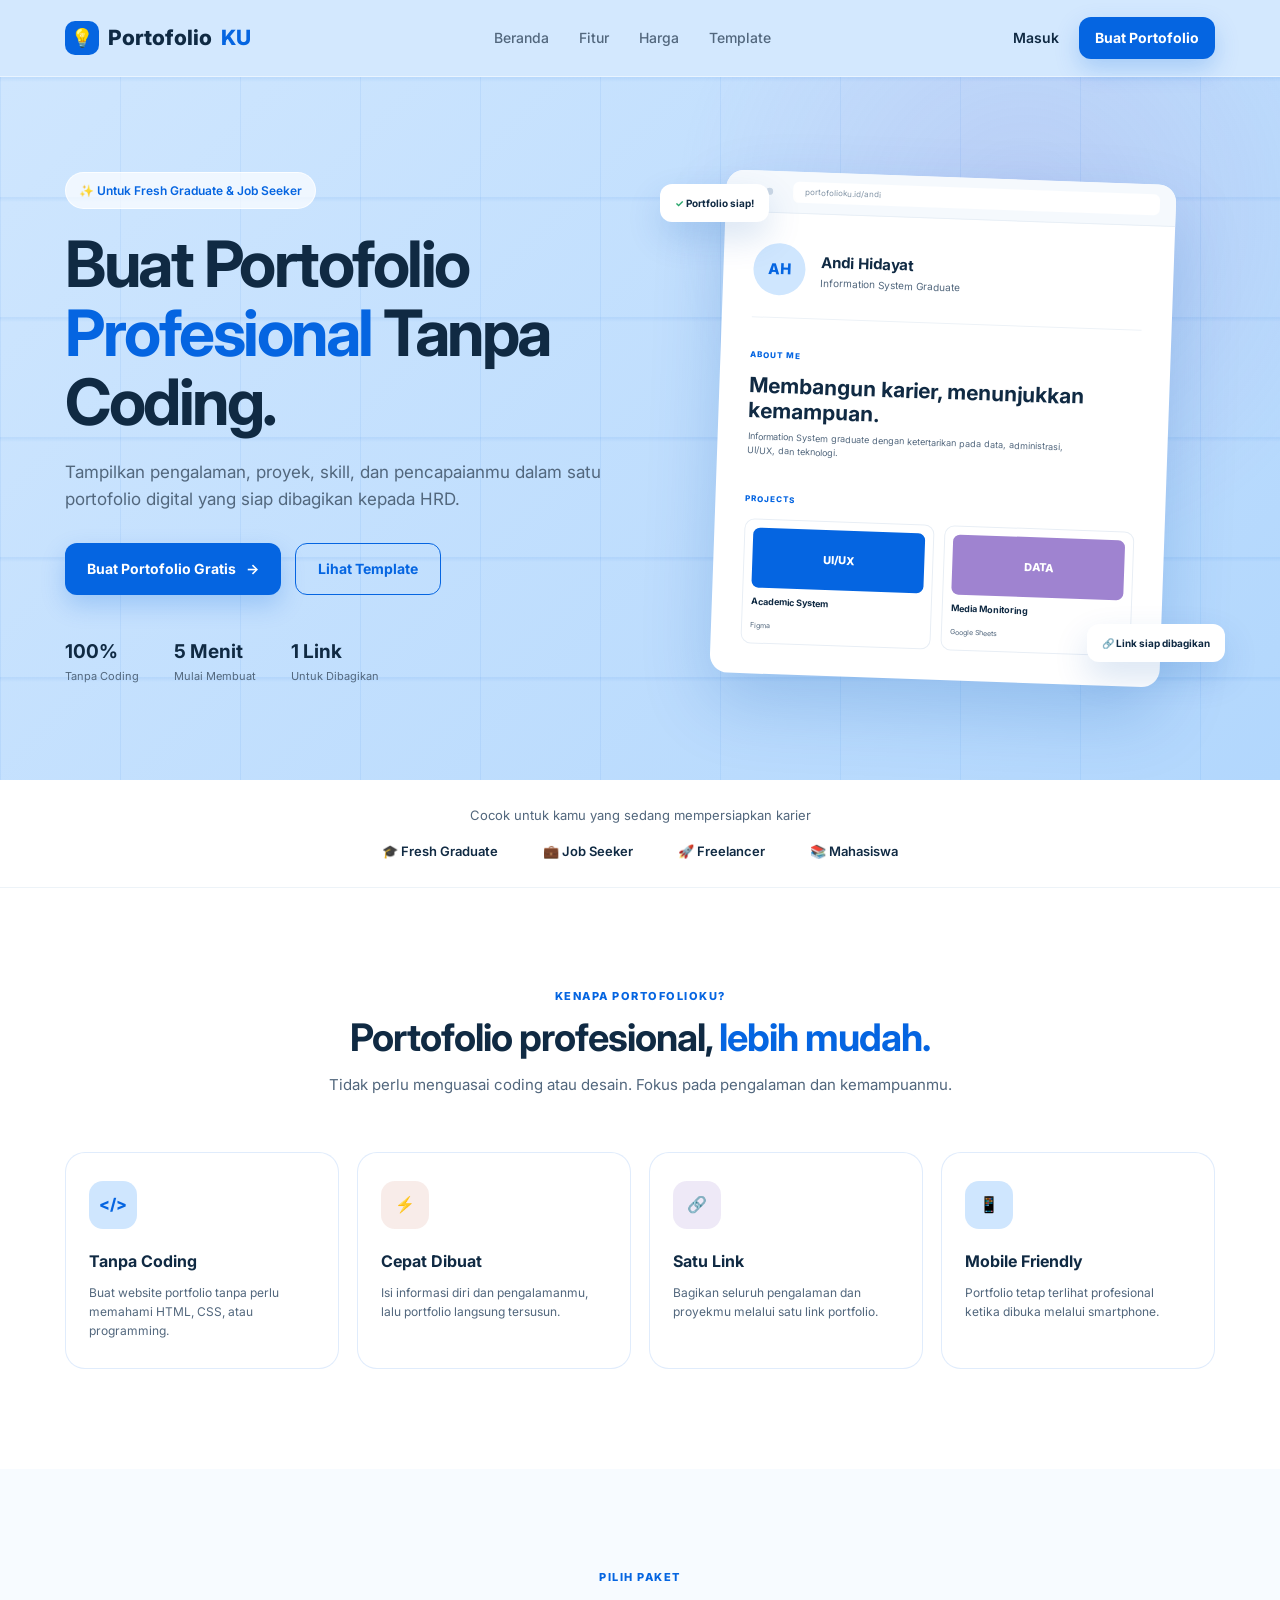
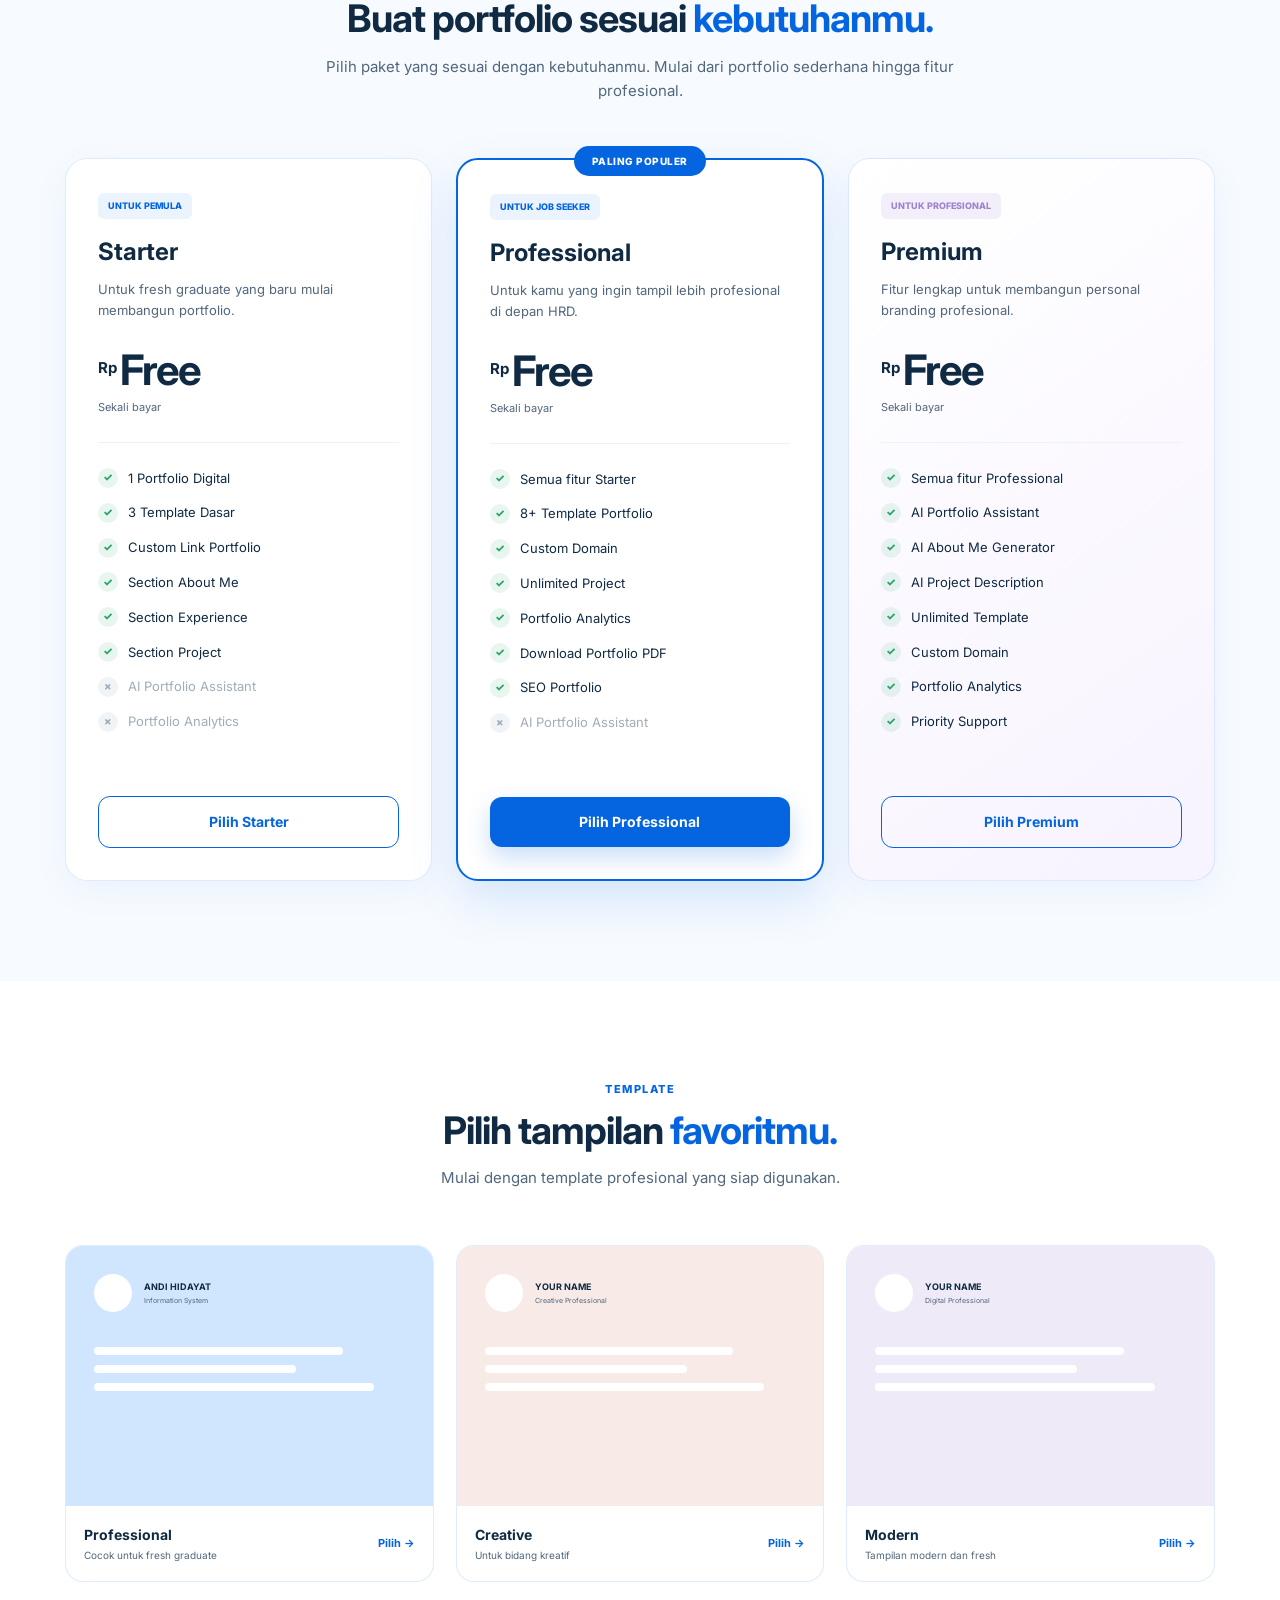
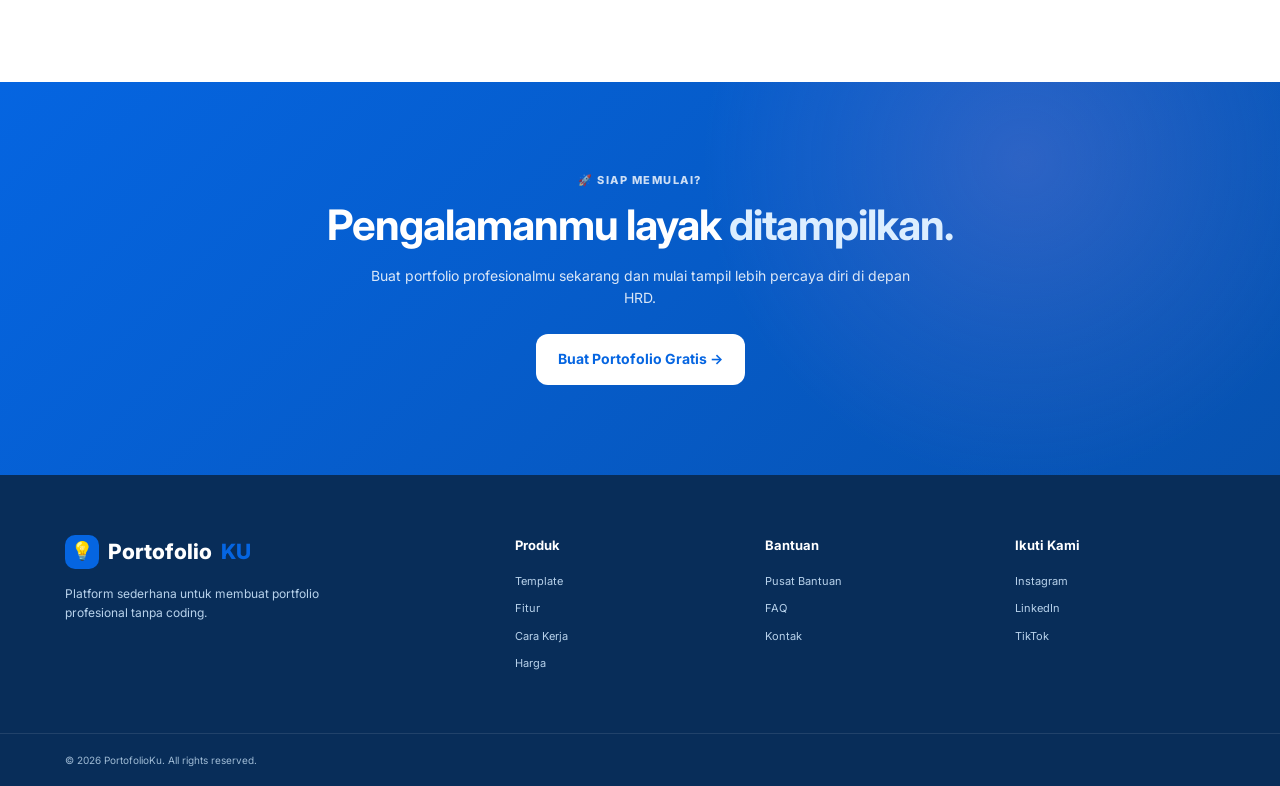
<file: index.html>
<!DOCTYPE html>
<html lang="id">
<head>
    <meta charset="UTF-8">
    <meta name="viewport" content="width=device-width, initial-scale=1.0">

    <title>PortofolioKu.app</title>

    <!-- Google Font -->
    <link rel="preconnect" href="https://fonts.googleapis.com">
    <link rel="preconnect" href="https://fonts.gstatic.com" crossorigin>
    <link href="https://fonts.googleapis.com/css2?family=Inter:wght@400;500;600;700;800&display=swap" rel="stylesheet">

    <!-- CSS -->
    <link rel="stylesheet" href="Port1.css">
</head>

<body>

    <!-- ================= NAVBAR ================= -->

    <header class="navbar">
        <div class="container nav-container">
            <button class="mobile-menu-toggle" id="mobileMenuToggle" aria-label="Buka menu" aria-expanded="false">
                <span></span>
                <span></span>
                <span></span>
            </button>

            <a href="#" class="logo">
                <span class="logo-icon">💡</span>
                Portofolio<span>KU</span>
            </a>
            <nav class="nav-menu" id="navMenu">
                <a href="#beranda">Beranda</a>
                <a href="#fitur">Fitur</a>
                <a href="#harga">Harga</a>
                <a href="#template">Template</a>
            </nav>
            <div class="nav-buttons">
                <a href="reviewuser.html" class="login">Masuk</a>
                <a href="reviewuser.html" class="btn btn-primary small">
                    Buat Portofolio
                </a>
            </div>
        </div>
    </header>


    <!-- ================= HERO ================= -->

    <main>

        <section class="hero" id="beranda">

            <div class="container hero-container">

                <div class="hero-content">

                    <div class="badge">
                        ✨ Untuk Fresh Graduate & Job Seeker
                    </div>

                    <h1>
                        Buat Portofolio
                        <span>Profesional</span>
                        Tanpa Coding.
                    </h1>

                    <p>
                        Tampilkan pengalaman, proyek, skill, dan pencapaianmu
                        dalam satu portofolio digital yang siap dibagikan
                        kepada HRD.
                    </p>

                    <div class="hero-buttons">
                        <a href="reviewuser.html" class="btn btn-primary">
                            Buat Portofolio Gratis
                            <span>→</span>
                        </a>

                        <a href="#template" class="btn btn-outline">
                            Lihat Template
                        </a>
                    </div>

                    <div class="hero-info">
                        <div>
                            <strong>100%</strong>
                            <small>Tanpa Coding</small>
                        </div>

                        <div>
                            <strong>5 Menit</strong>
                            <small>Mulai Membuat</small>
                        </div>

                        <div>
                            <strong>1 Link</strong>
                            <small>Untuk Dibagikan</small>
                        </div>
                    </div>

                </div>


                <!-- Portfolio Mockup -->

                <div class="hero-visual">

                    <div class="floating-card card-one">
                        <span>✓</span>
                        Portfolio siap!
                    </div>

                    <div class="portfolio-window">

                        <div class="portfolio-top">
                            <div class="window-dots">
                                <span></span>
                                <span></span>
                                <span></span>
                            </div>

                            <div class="portfolio-url">
                                portofolioku.id/andi
                            </div>
                        </div>

                        <div class="portfolio-content">

                            <div class="profile-mini">
                                <div class="avatar">
                                    AH
                                </div>

                                <div>
                                    <h3>Andi Hidayat</h3>
                                    <p>Information System Graduate</p>
                                </div>
                            </div>

                            <div class="portfolio-line"></div>

                            <div class="mini-about">
                                <span>ABOUT ME</span>

                                <h2>
                                    Membangun karier,
                                    menunjukkan kemampuan.
                                </h2>

                                <p>
                                    Information System graduate dengan
                                    ketertarikan pada data, administrasi,
                                    UI/UX, dan teknologi.
                                </p>
                            </div>

                            <div class="mini-projects">

                                <span>PROJECTS</span>

                                <div class="project-grid">

                                    <div class="project-card">
                                        <div class="project-image blue">
                                            UI/UX
                                        </div>
                                        <strong>Academic System</strong>
                                        <small>Figma</small>
                                    </div>

                                    <div class="project-card">
                                        <div class="project-image purple">
                                            DATA
                                        </div>
                                        <strong>Media Monitoring</strong>
                                        <small>Google Sheets</small>
                                    </div>

                                </div>

                            </div>

                        </div>

                    </div>

                    <div class="floating-card card-two">
                        🔗 Link siap dibagikan
                    </div>

                </div>

            </div>

        </section>


        <!-- ================= TRUST ================= -->

        <section class="trust">
            <div class="container">

                <p>
                    Cocok untuk kamu yang sedang mempersiapkan karier
                </p>

                <div class="target-list">
                    <span>🎓 Fresh Graduate</span>
                    <span>💼 Job Seeker</span>
                    <span>🚀 Freelancer</span>
                    <span>📚 Mahasiswa</span>
                </div>

            </div>
        </section>


        <!-- ================= FEATURES ================= -->

        <section class="section features" id="fitur">

            <div class="container">
                <div class="section-header">
                    <div class="section-label">
                        KENAPA PORTOFOLIOKU?
                    </div>
                    <h2>
                        Portofolio profesional,
                        <span>lebih mudah.</span>
                    </h2>
                    <p>Tidak perlu menguasai coding atau desain. Fokus pada pengalaman dan kemampuanmu.</p>
                </div>


                <div class="feature-grid">

                    <div class="feature-card">

                        <div class="feature-icon blue-icon">
                            &lt;/&gt;
                        </div>
                        <h3>Tanpa Coding</h3>
                        <p>
                            Buat website portfolio tanpa perlu
                            memahami HTML, CSS, atau programming.
                        </p>

                    </div>


                    <div class="feature-card">

                        <div class="feature-icon coral-icon">
                            ⚡
                        </div>

                        <h3>Cepat Dibuat</h3>

                        <p>
                            Isi informasi diri dan pengalamanmu,
                            lalu portfolio langsung tersusun.
                        </p>

                    </div>


                    <div class="feature-card">

                        <div class="feature-icon purple-icon">
                            🔗
                        </div>

                        <h3>Satu Link</h3>

                        <p>
                            Bagikan seluruh pengalaman dan proyekmu
                            melalui satu link portfolio.
                        </p>

                    </div>


                    <div class="feature-card">

                        <div class="feature-icon blue-icon">
                            📱
                        </div>

                        <h3>Mobile Friendly</h3>

                        <p>
                            Portfolio tetap terlihat profesional
                            ketika dibuka melalui smartphone.
                        </p>

                    </div>

                </div>

            </div>

        </section>


        <!-- ================= HOW IT WORKS ================= -->

        <!-- ================= PRICING ================= -->

    <section class="section pricing" id="harga">

    <div class="container">

        <div class="section-header">

            <div class="section-label">
                PILIH PAKET
            </div>

            <h2>
                Buat portfolio sesuai
                <span>kebutuhanmu.</span>
            </h2>

            <p>
                Pilih paket yang sesuai dengan kebutuhanmu.
                Mulai dari portfolio sederhana hingga fitur profesional.
            </p>

        </div>


        <div class="pricing-grid">


            <!-- ================= STARTER ================= -->

            <div class="pricing-card">

                <div class="pricing-header">

                    <span class="pricing-badge">
                        UNTUK PEMULA
                    </span>

                    <h3>Starter</h3>

                    <p>
                        Untuk fresh graduate yang baru
                        mulai membangun portfolio.
                    </p>

                </div>


                <div class="price">

                    <span>Rp</span>
                    <strong>Free</strong>

                </div>


                <div class="price-period">
                    Sekali bayar
                </div>


                <div class="pricing-divider"></div>


                <ul class="pricing-features">

                    <li>
                        <span>✓</span>
                        1 Portfolio Digital
                    </li>

                    <li>
                        <span>✓</span>
                        3 Template Dasar
                    </li>

                    <li>
                        <span>✓</span>
                        Custom Link Portfolio
                    </li>

                    <li>
                        <span>✓</span>
                        Section About Me
                    </li>

                    <li>
                        <span>✓</span>
                        Section Experience
                    </li>

                    <li>
                        <span>✓</span>
                        Section Project
                    </li>

                    <li class="disabled">
                        <span>×</span>
                        AI Portfolio Assistant
                    </li>

                    <li class="disabled">
                        <span>×</span>
                        Portfolio Analytics
                    </li>

                </ul>


                <a href="#" class="btn btn-outline pricing-btn">
                    Pilih Starter
                </a>

            </div>



            <!-- ================= PROFESSIONAL ================= -->

            <div class="pricing-card popular">

                <div class="popular-label">
                    PALING POPULER
                </div>


                <div class="pricing-header">

                    <span class="pricing-badge">
                        UNTUK JOB SEEKER
                    </span>

                    <h3>Professional</h3>

                    <p>
                        Untuk kamu yang ingin tampil
                        lebih profesional di depan HRD.
                    </p>

                </div>


                <div class="price">

                    <span>Rp</span>
                    <strong>Free</strong>

                </div>


                <div class="price-period">
                    Sekali bayar
                </div>


                <div class="pricing-divider"></div>


                <ul class="pricing-features">

                    <li>
                        <span>✓</span>
                        Semua fitur Starter
                    </li>

                    <li>
                        <span>✓</span>
                        8+ Template Portfolio
                    </li>

                    <li>
                        <span>✓</span>
                        Custom Domain
                    </li>

                    <li>
                        <span>✓</span>
                        Unlimited Project
                    </li>

                    <li>
                        <span>✓</span>
                        Portfolio Analytics
                    </li>

                    <li>
                        <span>✓</span>
                        Download Portfolio PDF
                    </li>

                    <li>
                        <span>✓</span>
                        SEO Portfolio
                    </li>

                    <li class="disabled">
                        <span>×</span>
                        AI Portfolio Assistant
                    </li>

                </ul>


                <a href="#" class="btn btn-primary pricing-btn">
                    Pilih Professional
                </a>

            </div>



            <!-- ================= PREMIUM ================= -->

            <div class="pricing-card premium">

                <div class="pricing-header">

                    <span class="pricing-badge">
                        UNTUK PROFESIONAL
                    </span>

                    <h3>Premium</h3>

                    <p>
                        Fitur lengkap untuk membangun
                        personal branding profesional.
                    </p>

                </div>


                <div class="price">

                    <span>Rp</span>
                    <strong>Free</strong>

                </div>


                <div class="price-period">
                    Sekali bayar
                </div>
                <div class="pricing-divider"></div>
                <ul class="pricing-features">

                    <li>
                        <span>✓</span>
                        Semua fitur Professional
                    </li>

                    <li>
                        <span>✓</span>
                        AI Portfolio Assistant
                    </li>

                    <li>
                        <span>✓</span>
                        AI About Me Generator
                    </li>

                    <li>
                        <span>✓</span>
                        AI Project Description
                    </li>

                    <li>
                        <span>✓</span>
                        Unlimited Template
                    </li>

                    <li>
                        <span>✓</span>
                        Custom Domain
                    </li>

                    <li>
                        <span>✓</span>
                        Portfolio Analytics
                    </li>

                    <li>
                        <span>✓</span>
                        Priority Support
                    </li>

                </ul>


                <a href="#" class="btn btn-outline pricing-btn">
                    Pilih Premium
                </a>

            </div>


        </div>

    </div>

</section>


        <!-- ================= TEMPLATE ================= -->

        <section class="section templates" id="template">

            <div class="container">

                <div class="section-header">

                    <div class="section-label">
                        TEMPLATE
                    </div>

                    <h2>
                        Pilih tampilan
                        <span>favoritmu.</span>
                    </h2>

                    <p>
                        Mulai dengan template profesional yang
                        siap digunakan.
                    </p>

                </div>


                <div class="template-grid">

                    <div class="template-card">

                        <div class="template-preview template-blue">

                            <div class="preview-header">
                                <div class="preview-avatar"></div>

                                <div>
                                    <b>ANDI HIDAYAT</b>
                                    <small>Information System</small>
                                </div>
                            </div>

                            <div class="preview-body">
                                <div></div>
                                <div></div>
                                <div></div>
                            </div>

                        </div>

                        <div class="template-info">
                            <div>
                                <h3>Professional</h3>
                                <p>Cocok untuk fresh graduate</p>
                            </div>

                            <button>
                                Pilih →
                            </button>
                        </div>

                    </div>


                    <div class="template-card">

                        <div class="template-preview template-coral">

                            <div class="preview-header">
                                <div class="preview-avatar"></div>

                                <div>
                                    <b>YOUR NAME</b>
                                    <small>Creative Professional</small>
                                </div>
                            </div>

                            <div class="preview-body">
                                <div></div>
                                <div></div>
                                <div></div>
                            </div>

                        </div>

                        <div class="template-info">
                            <div>
                                <h3>Creative</h3>
                                <p>Untuk bidang kreatif</p>
                            </div>

                            <button>
                                Pilih →
                            </button>
                        </div>

                    </div>


                    <div class="template-card">

                        <div class="template-preview template-purple">

                            <div class="preview-header">
                                <div class="preview-avatar"></div>

                                <div>
                                    <b>YOUR NAME</b>
                                    <small>Digital Professional</small>
                                </div>
                            </div>

                            <div class="preview-body">
                                <div></div>
                                <div></div>
                                <div></div>
                            </div>

                        </div>

                        <div class="template-info">
                            <div>
                                <h3>Modern</h3>
                                <p>Tampilan modern dan fresh</p>
                            </div>

                            <button>
                                Pilih →
                            </button>
                        </div>

                    </div>

                </div>

            </div>

        </section>


        <!-- ================= CTA ================= -->

        <section class="cta">

            <div class="container">

                <div class="cta-content">

                    <div class="cta-label">
                        🚀 SIAP MEMULAI?
                    </div>

                    <h2>
                        Pengalamanmu layak
                        <span>ditampilkan.</span>
                    </h2>

                    <p>
                        Buat portfolio profesionalmu sekarang
                        dan mulai tampil lebih percaya diri di depan HRD.
                    </p>

                    <a href="#" class="btn btn-white">
                        Buat Portofolio Gratis →
                    </a>

                </div>

            </div>

        </section>

    </main>


    <!-- ================= FOOTER ================= -->

    <footer>

        <div class="container footer-container">

            <div class="footer-brand">

                <a href="#" class="logo">
                    <span class="logo-icon">💡</span>
                    Portofolio<span>KU</span>
                </a>

                <p>
                    Platform sederhana untuk membuat
                    portfolio profesional tanpa coding.
                </p>

            </div>


            <div class="footer-column">

                <h4>Produk</h4>

                <a href="#template">Template</a>
                <a href="#fitur">Fitur</a>
                <a href="#cara-kerja">Cara Kerja</a>
                <a href="#harga">Harga</a>

            </div>


            <div class="footer-column">

                <h4>Bantuan</h4>

                <a href="#">Pusat Bantuan</a>
                <a href="#">FAQ</a>
                <a href="#">Kontak</a>

            </div>


            <div class="footer-column">

                <h4>Ikuti Kami</h4>

                <a href="#">Instagram</a>
                <a href="#">LinkedIn</a>
                <a href="#">TikTok</a>

            </div>

        </div>


        <div class="footer-bottom">

            <div class="container">
                © 2026 PortofolioKu. All rights reserved.
            </div>

        </div>

    </footer>
<script src="JS1.js"></script>
</body>
</html>
</file>
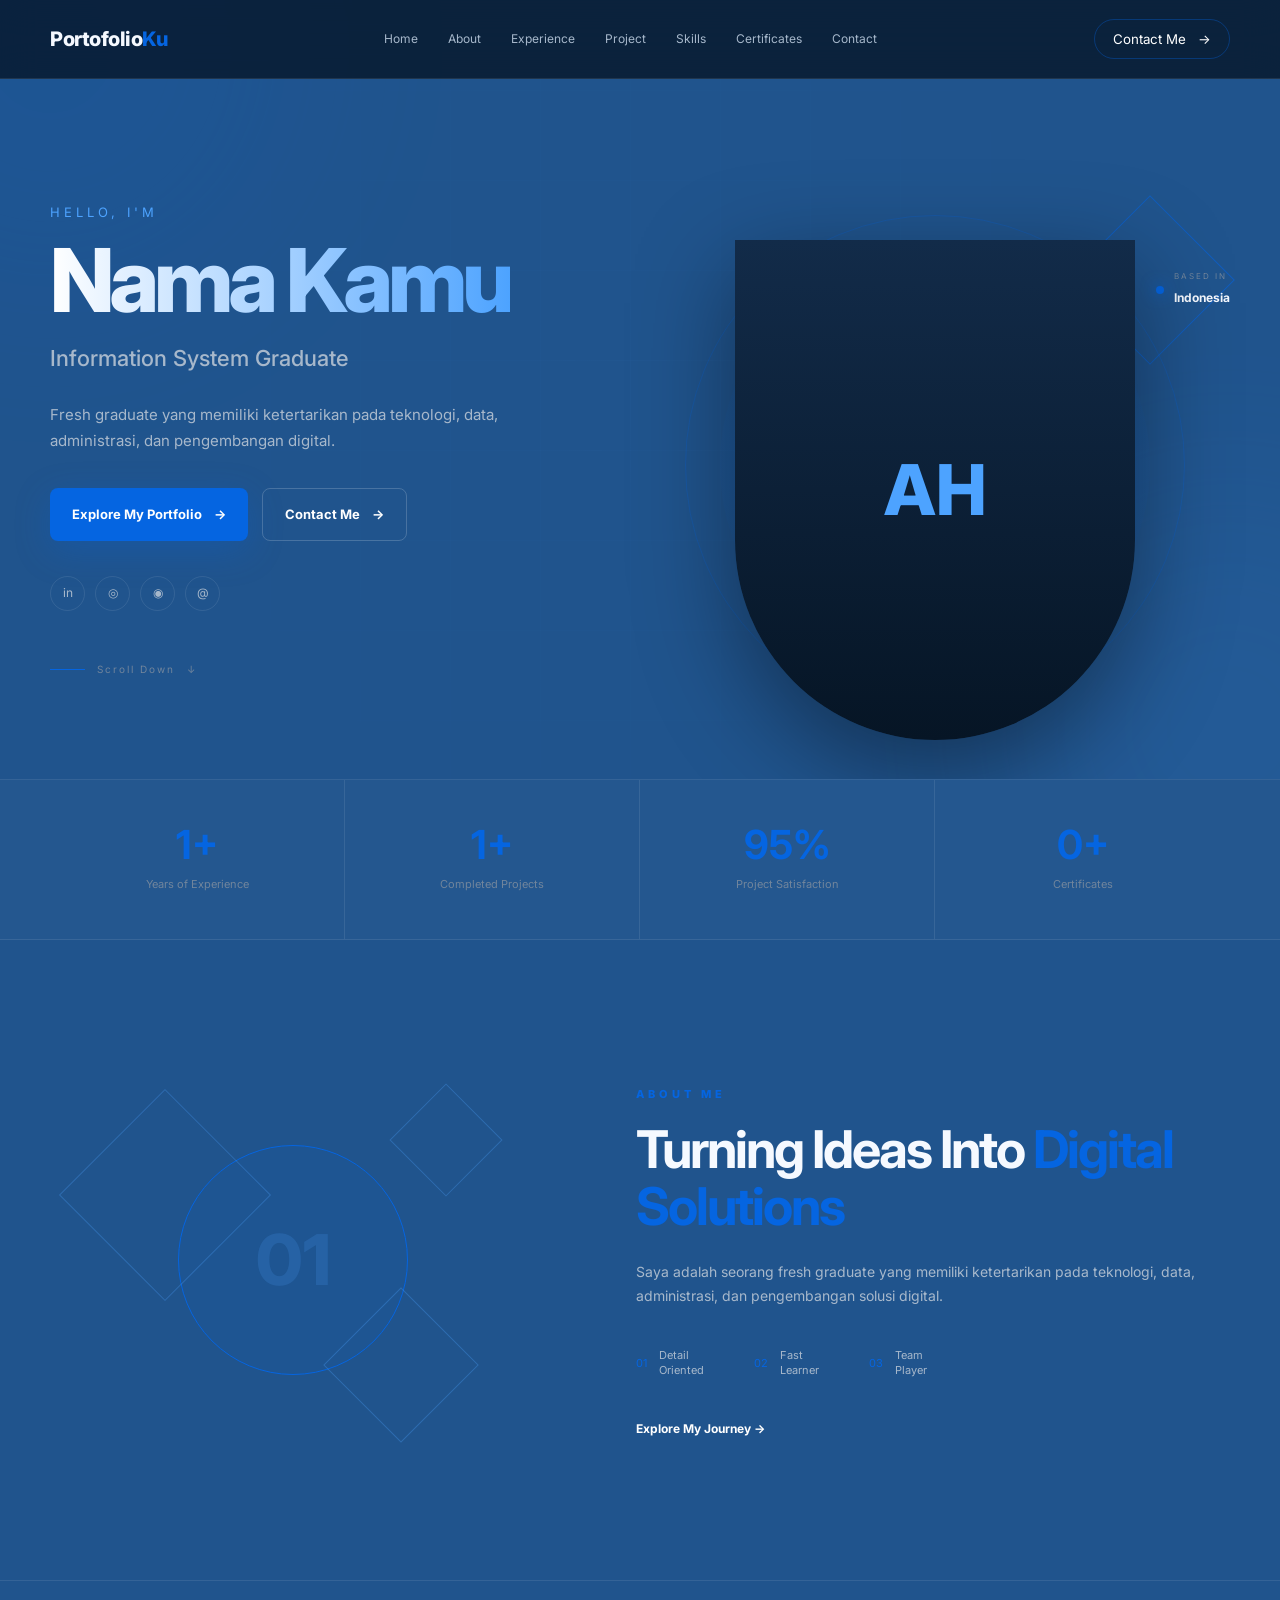
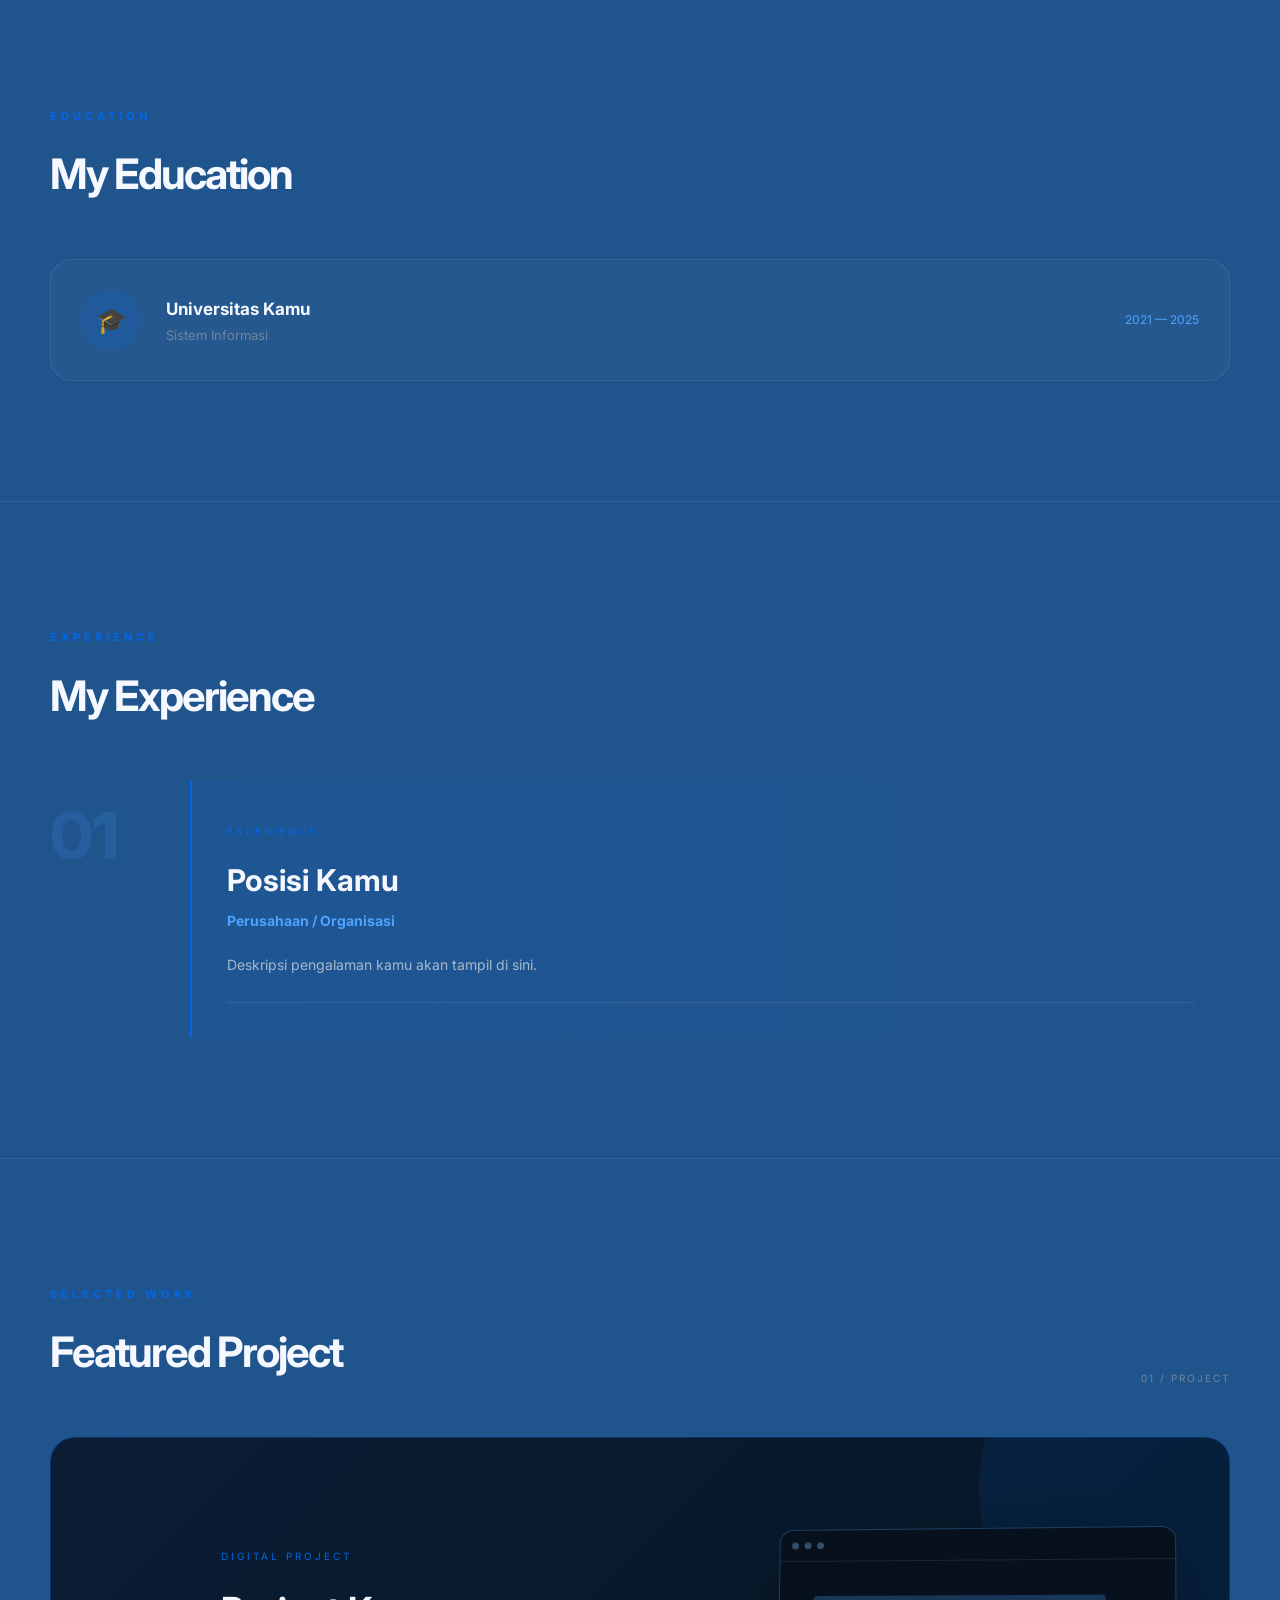
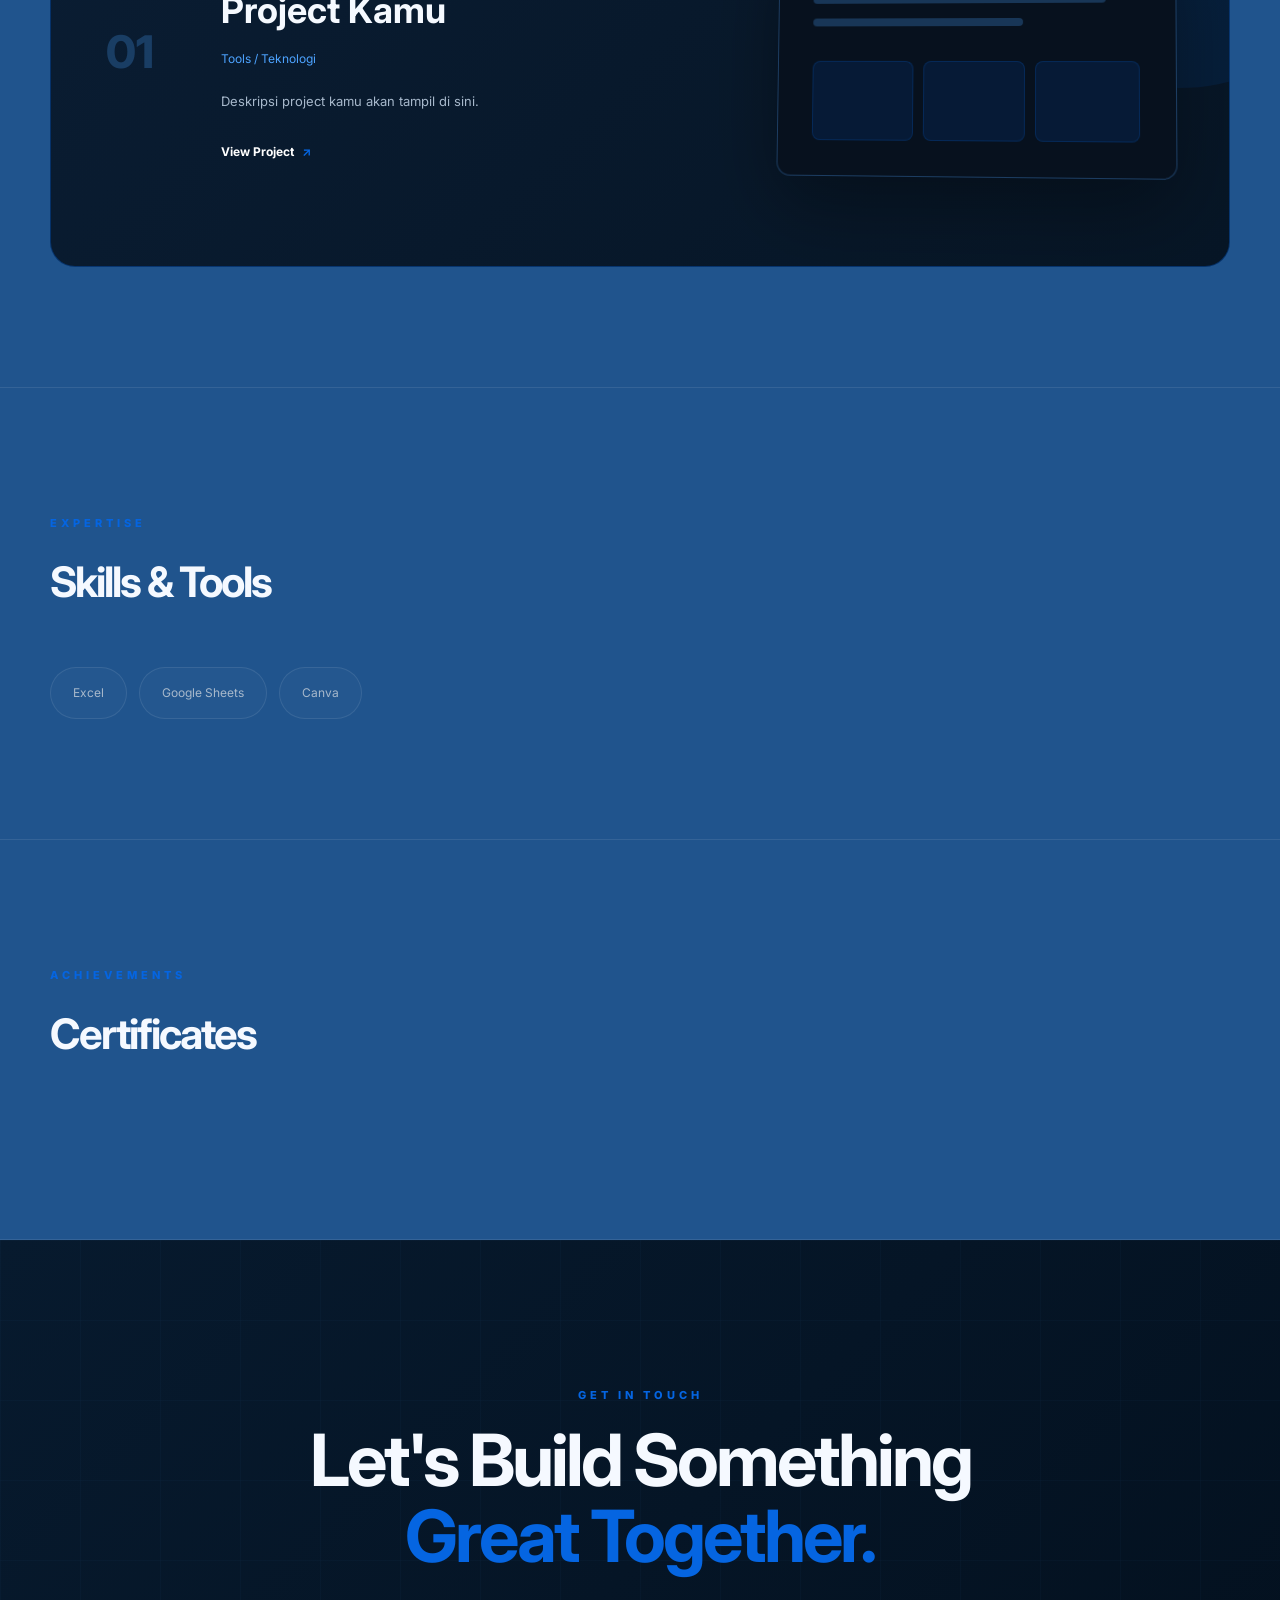
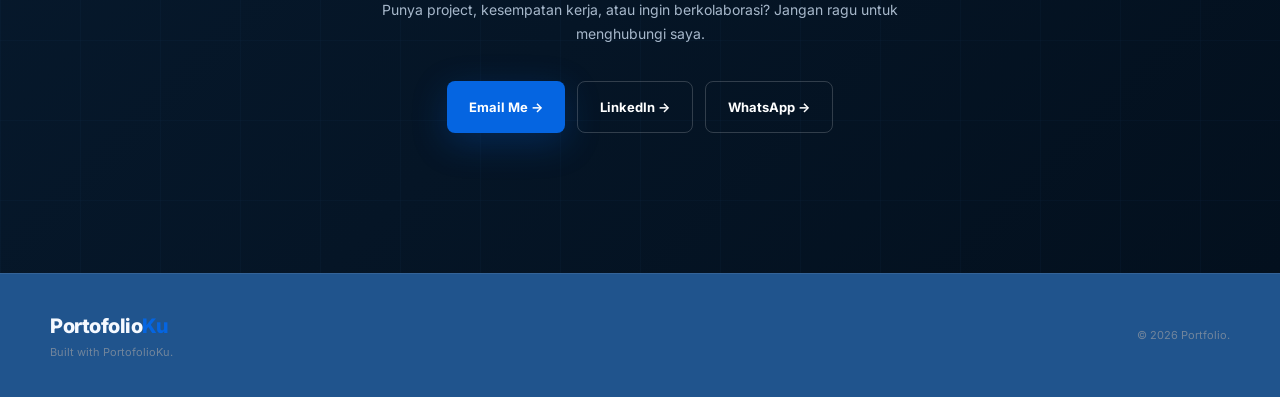
<file: LivePorto.html>
<!DOCTYPE html>
<html lang="id">

<head>

    <meta charset="UTF-8">

    <meta
        name="viewport"
        content="width=device-width, initial-scale=1.0">
    <title>PortfolioKu</title>
    <link rel="stylesheet" href="liveportocss.css">
    <link
        rel="preconnect"
        href="https://fonts.googleapis.com">
    <link
        rel="preconnect"
        href="https://fonts.gstatic.com"
        crossorigin>

    <link
        href="https://fonts.googleapis.com/css2?family=Inter:wght@400;500;600;700;800&display=swap"
        rel="stylesheet">
</head>


<body
    id="portfolioBody"
    class="template-professional"
>


<!-- =========================================
     NAVBAR
========================================= -->

<header class="navbar">

    <div class="nav-container">

        <a href="#home" class="logo">
            Portofolio<span>Ku</span>
        </a>


        <nav class="nav-menu">

            <a href="#home">Home</a>

            <a href="#about">About</a>

            <a href="#experience">Experience</a>

            <a href="#project">Project</a>

            <a href="#skills">Skills</a>

            <a href="#certificates">Certificates</a>

            <a href="#contact">Contact</a>

        </nav>


        <button
            class="nav-contact"
            onclick="document.getElementById('contact').scrollIntoView({behavior:'smooth'})"
        >
            Contact Me
            <span>→</span>
        </button>

    </div>

</header>



<main>


<!-- =========================================
     HERO
========================================= -->

<section
    class="hero"
    id="home"
>

    <div class="hero-grid"></div>

    <div class="hero-glow hero-glow-one"></div>

    <div class="hero-glow hero-glow-two"></div>


    <div class="hero-container">


        <!-- LEFT -->

        <div class="hero-content">

            <span class="hero-small">
                HELLO, I'M
            </span>


            <h1>

                <span id="portfolioName">
                    Nama Kamu
                </span>

            </h1>


            <h2 id="portfolioHeadline">
                Information System Graduate
            </h2>


            <p
                class="hero-description"
                id="portfolioAbout"
            >
                Fresh graduate yang memiliki ketertarikan
                pada teknologi, data, administrasi,
                dan pengembangan digital.
            </p>


            <div class="hero-buttons">

                <a
                    href="#project"
                    class="btn btn-primary"
                >
                    Explore My Portfolio
                    <span>→</span>
                </a>


                <a
                    href="#contact"
                    class="btn btn-outline"
                >
                    Contact Me
                    <span>→</span>
                </a>

            </div>


            <div class="social-links">

                <a href="#" aria-label="LinkedIn">
                    in
                </a>

                <a href="#" aria-label="Instagram">
                    ◎
                </a>

                <a href="#" aria-label="GitHub">
                    ◉
                </a>

                <a href="#" aria-label="Email">
                    @
                </a>

            </div>


            <div class="scroll-text">

                <span class="scroll-line"></span>

                Scroll Down

                <span>↓</span>

            </div>

        </div>



        <!-- RIGHT / FOTO -->

        <div class="hero-image-area">

            <div class="image-circle"></div>

            <div class="image-ring"></div>

            <div class="image-grid-shape"></div>


            <div
                class="portfolio-avatar"
                id="portfolioAvatar"
            >
                AH
            </div>


            <div class="hero-location">

                <span class="location-dot"></span>

                <div>
                    <small>BASED IN</small>
                    <strong>Indonesia</strong>
                </div>

            </div>

        </div>

    </div>

</section>



<!-- =========================================
     STATS
========================================= -->

<section class="stats-section">

    <div class="stats-container">


        <div class="stat-item">
            <strong>
            <span id="statExperience">1</span><span>+</span>
            </strong>
            <p>Years of Experience</p>
        </div>


       <div class="stat-item">
            <strong>
                <span id="statProjects">1</span><span>+</span>
            </strong>
            <p>Completed Projects</p>

        </div>
        

        <div class="stat-item">
            <strong>
                <span id="statSatisfaction">95</span><span>%</span>
            </strong>
            <p>Project Satisfaction</p>
        </div>


        <div class="stat-item">
            <strong>
                <span id="statCertificates">0</span><span>+</span>
            </strong>
            <p>Certificates</p>
        </div>

    </div>

</section>



<!-- =========================================
     ABOUT
========================================= -->

<section
    class="section about-section"
    id="about"
>
    <div class="section-container about-grid">
        <div class="about-visual">
            <div class="cube cube-one"></div>

            <div class="cube cube-two"></div>

            <div class="cube cube-three"></div>

            <div class="about-circle">

                <span>01</span>

            </div>

        </div>



        <div class="about-content">

            <span class="section-label">
                ABOUT ME
            </span>


            <h2>
                Turning Ideas
                Into
                <span>Digital Solutions</span>
            </h2>


            <p id="portfolioAboutDetail">

                Saya adalah seorang fresh graduate
                yang memiliki ketertarikan pada
                teknologi, data, administrasi,
                dan pengembangan solusi digital.

            </p>


            <div class="about-features">

                <div>

                    <span>01</span>

                    <p>
                        Detail<br>
                        Oriented
                    </p>

                </div>


                <div>

                    <span>02</span>

                    <p>
                        Fast<br>
                        Learner
                    </p>

                </div>


                <div>

                    <span>03</span>

                    <p>
                        Team<br>
                        Player
                    </p>

                </div>

            </div>


            <a
                href="#experience"
                class="text-link"
            >
                Explore My Journey →
            </a>

        </div>

    </div>

</section>



<!-- =========================================
     EDUCATION
========================================= -->

<section
    class="section education-section"
    id="education"
>

    <div class="section-container">

        <div class="section-heading">

            <span class="section-label">
                EDUCATION
            </span>

            <h2>
                My Education
            </h2>

        </div>


        <div class="education-card">

            <div class="education-icon">
                🎓
            </div>


            <div class="education-info">

                <h3 id="portfolioEducationInstitution">
                    Universitas Kamu
                </h3>

                <p id="portfolioEducationMajor">
                    Sistem Informasi
                </p>

            </div>


            <span
                class="education-year"
                id="portfolioEducationYear"
            >
                2021 — 2025
            </span>

        </div>

    </div>

</section>



<!-- =========================================
     EXPERIENCE
========================================= -->

<section
    class="section experience-section"
    id="experience"
>

    <div class="section-container">

        <div class="section-heading">

            <span class="section-label">
                EXPERIENCE
            </span>

            <h2>
                My Experience
            </h2>

        </div>


        <div class="experience-layout">


            <div class="experience-number">
                01
            </div>


            <div class="experience-card">

                <span class="experience-year">
                    EXPERIENCE
                </span>


                <h3 id="portfolioExperiencePosition">
                    Posisi Kamu
                </h3>


                <h4 id="portfolioExperienceCompany">
                    Perusahaan / Organisasi
                </h4>


                <p id="portfolioExperienceDescription">
                    Deskripsi pengalaman kamu akan
                    tampil di sini.
                </p>


                <div class="experience-line"></div>

            </div>

        </div>

    </div>

</section>



<!-- =========================================
     PROJECT
========================================= -->

<section
    class="section project-section"
    id="project"
>

    <div class="section-container">

        <div class="section-heading project-heading">

            <div>

                <span class="section-label">
                    SELECTED WORK
                </span>

                <h2>
                    Featured Project
                </h2>

            </div>


            <span class="project-count">
                01 / PROJECT
            </span>

        </div>


        <div class="project-feature-card">


            <div class="project-number">
                01
            </div>


            <div class="project-content">

                <span class="project-category">
                    DIGITAL PROJECT
                </span>


                <h3 id="portfolioProjectName">
                    Project Kamu
                </h3>


                <p
                    class="project-tools"
                    id="portfolioProjectTools"
                >
                    Tools / Teknologi
                </p>


                <p
                    class="project-description"
                    id="portfolioProjectDescription"
                >
                    Deskripsi project kamu akan
                    tampil di sini.
                </p>


                <a
                    href="#"
                    class="project-link"
                >
                    View Project
                    <span>↗</span>
                </a>

            </div>


            <div class="project-visual">

                <div class="project-window">

                    <div class="window-bar">

                        <span></span>
                        <span></span>
                        <span></span>

                    </div>


                    <div class="window-content">

                        <div class="window-line long"></div>

                        <div class="window-line"></div>

                        <div class="window-box">

                            <div></div>
                            <div></div>
                            <div></div>

                        </div>

                    </div>

                </div>

            </div>

        </div>

    </div>

</section>



<!-- =========================================
     SKILLS
========================================= -->

<section
    class="section skills-section"
    id="skills"
>

    <div class="section-container">

        <div class="section-heading">

            <span class="section-label">
                EXPERTISE
            </span>

            <h2>
                Skills & Tools
            </h2>

        </div>


        <div
            class="skills-list"
            id="portfolioSkills"
        >

            <span class="skill-tag">
                Excel
            </span>

            <span class="skill-tag">
                Google Sheets
            </span>

            <span class="skill-tag">
                Canva
            </span>

        </div>

    </div>

</section>



<!-- =========================================
     CERTIFICATES
========================================= -->

<section
    class="section certificates-section"
    id="certificates"
>

    <div class="section-container">

        <div class="section-heading">

            <span class="section-label">
                ACHIEVEMENTS
            </span>

            <h2>
                Certificates
            </h2>

        </div>


        <div
            class="certificate-grid"
            id="portfolioCertificates"
        ></div>

    </div>

</section>



<!-- =========================================
     CONTACT
========================================= -->

<section
    class="contact-section"
    id="contact"
>

    <div class="contact-grid-bg"></div>


    <div class="section-container contact-container">

        <span class="section-label">
            GET IN TOUCH
        </span>


        <h2>
            Let's Build Something
            <span>Great Together.</span>
        </h2>


        <p>
            Punya project, kesempatan kerja,
            atau ingin berkolaborasi?
            Jangan ragu untuk menghubungi saya.
        </p>


        <div class="contact-buttons">

            <a
                id="portfolioContactEmail"
                href="#"
                class="btn btn-primary"
            >
                Email Me →
            </a>


            <a
                id="portfolioContactLinkedIn"
                href="#"
                target="_blank"
                class="btn btn-outline"
            >
                LinkedIn →
            </a>


            <a
                id="portfolioContactWhatsApp"
                href="#"
                target="_blank"
                class="btn btn-outline"
            >
                WhatsApp →
            </a>

        </div>

    </div>

</section>



</main>



<!-- =========================================
     FOOTER
========================================= -->

<footer class="footer">

    <div class="footer-container">

        <div>

            <a href="#home" class="logo">
                Portofolio<span>Ku</span>
            </a>

            <p>
                Built with PortofolioKu.
            </p>

        </div>


        <div>
            <p>
                © 2026 Portfolio.
            </p>

        </div>

    </div>

</footer>

<script src="JS3.js"></script>

</body>

</html>
</file>
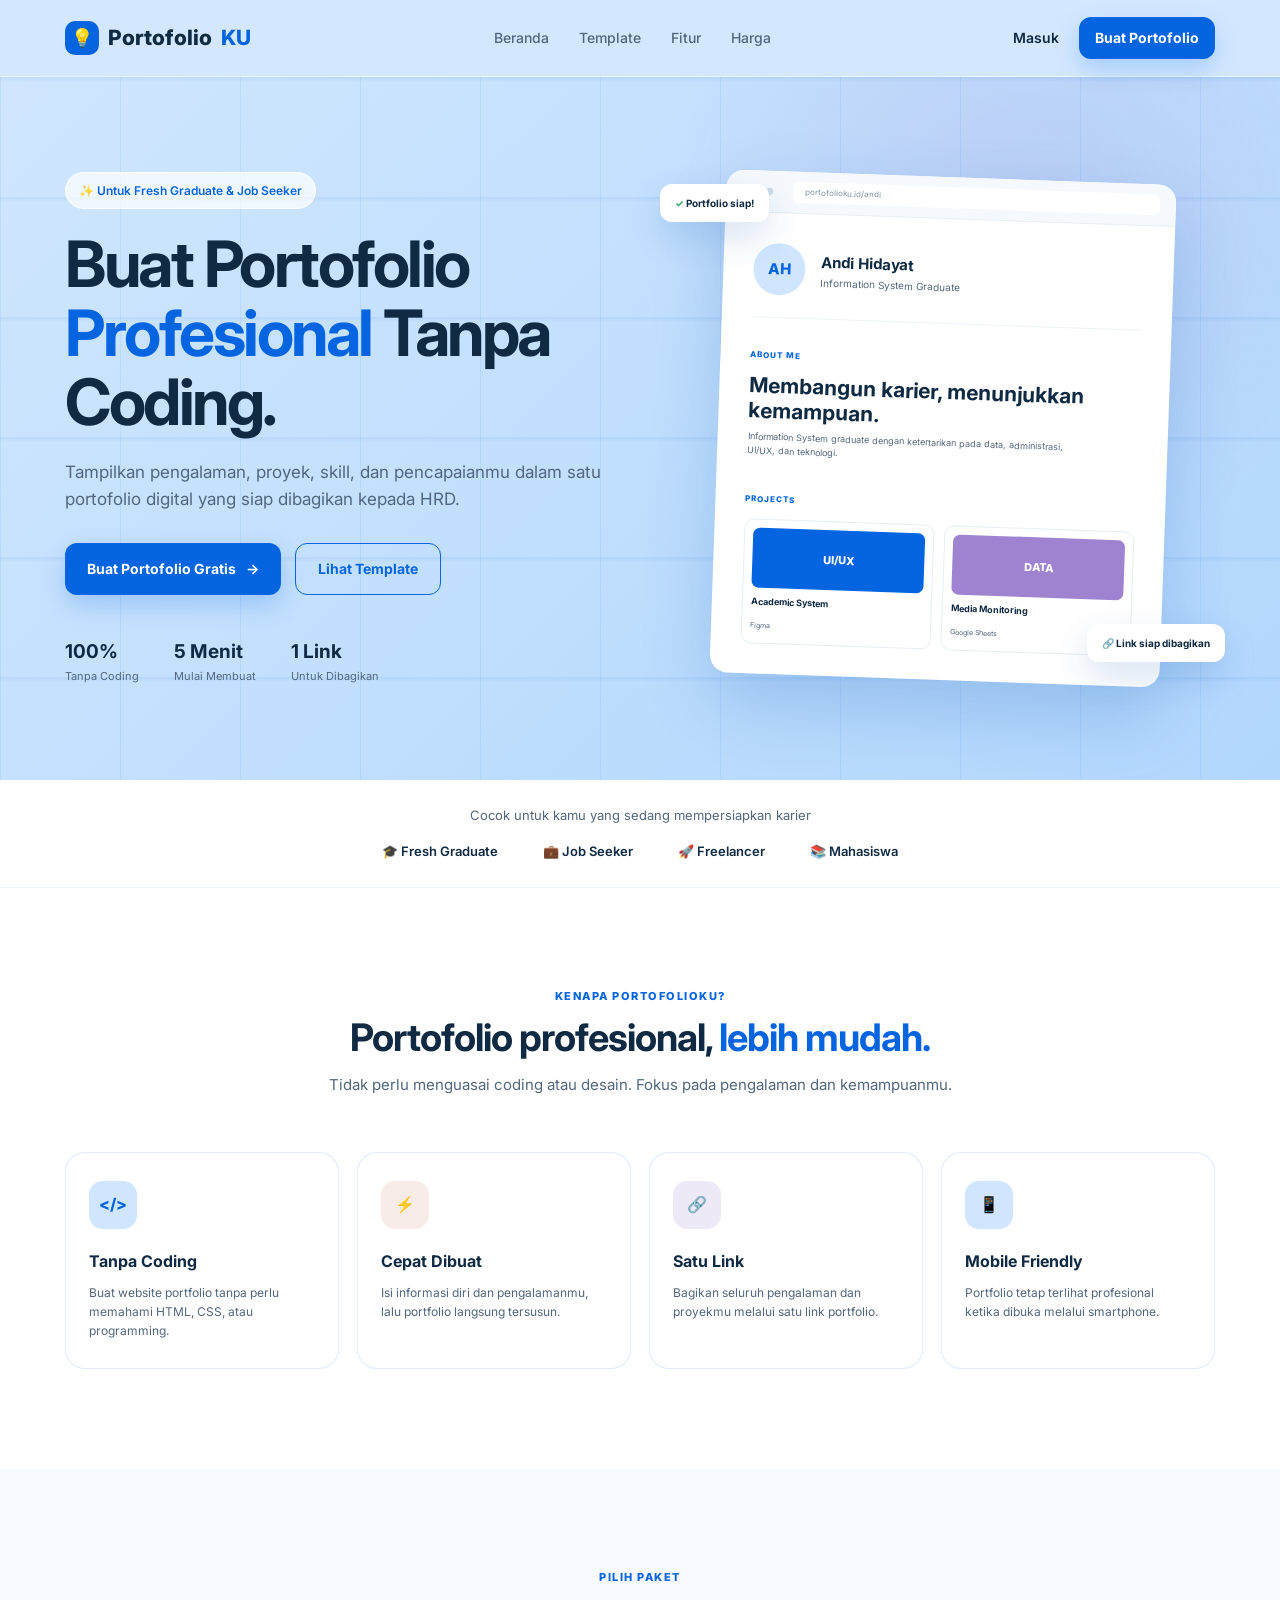
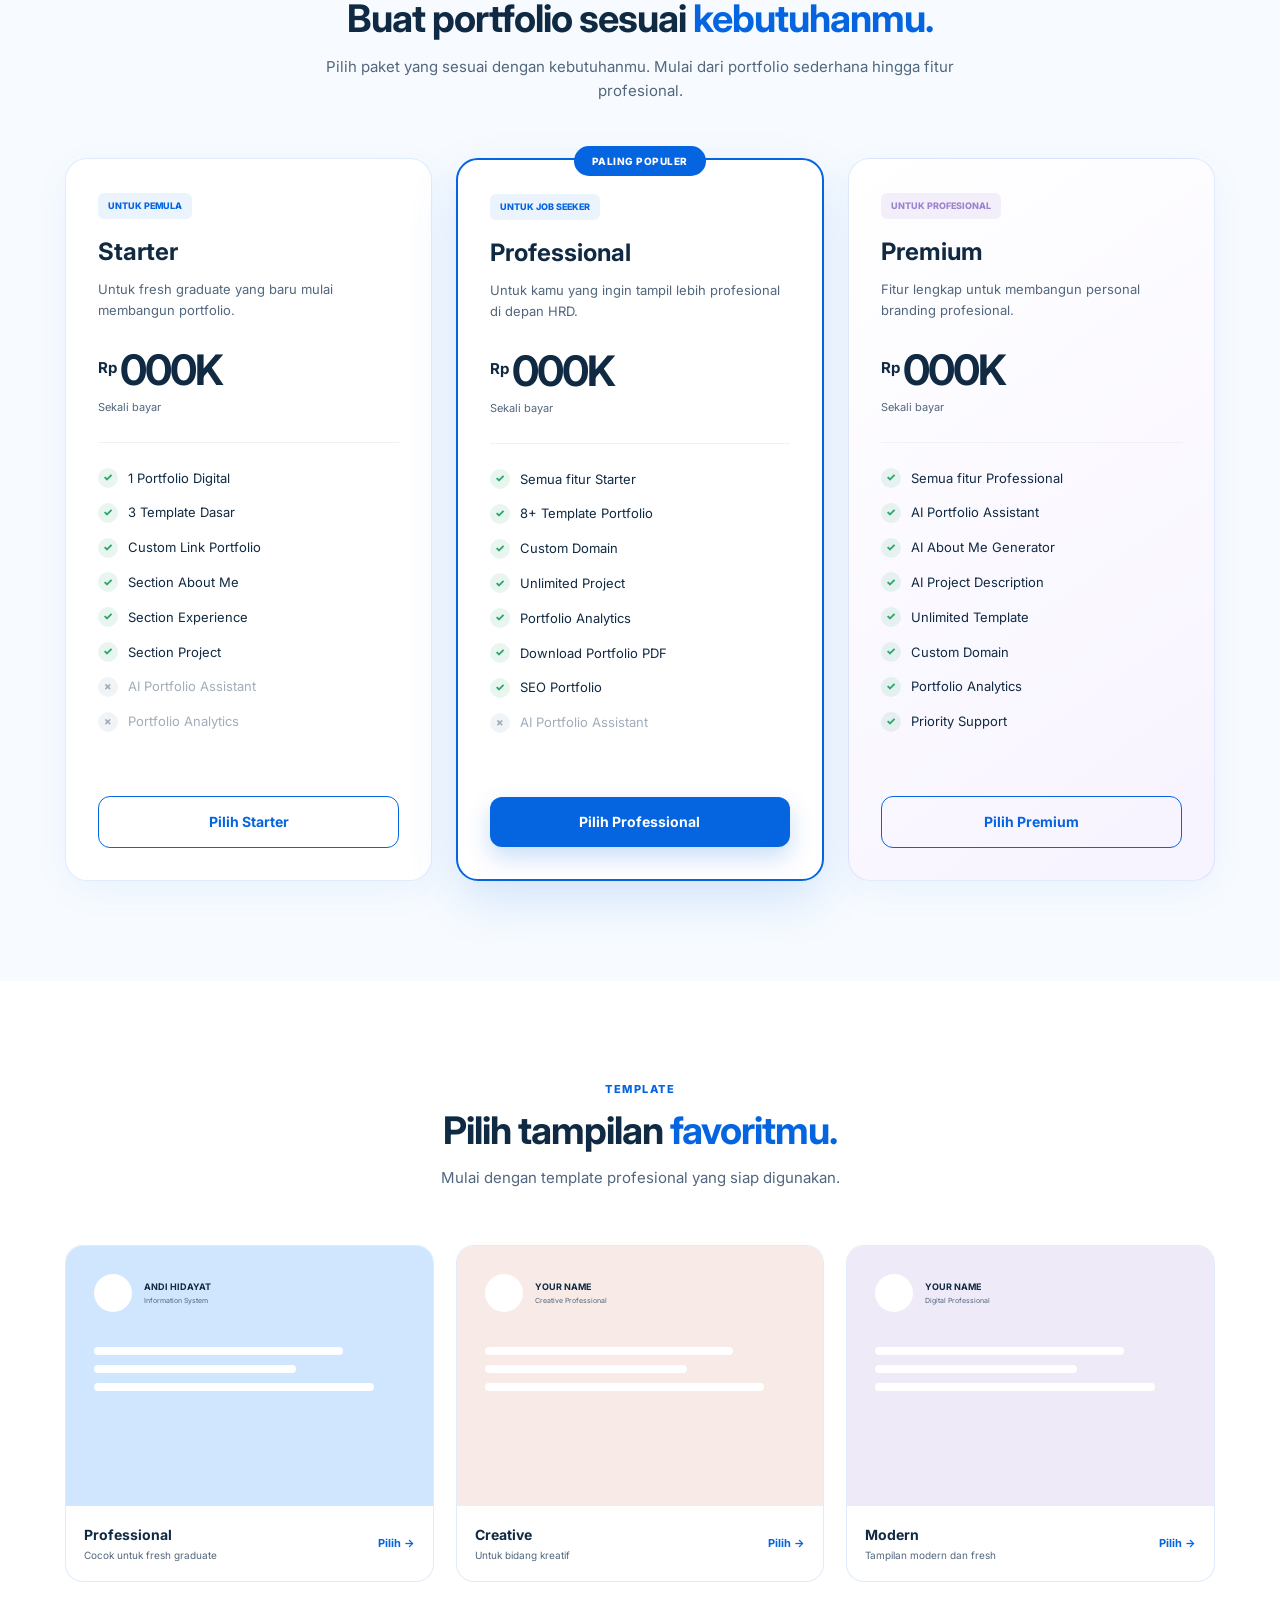
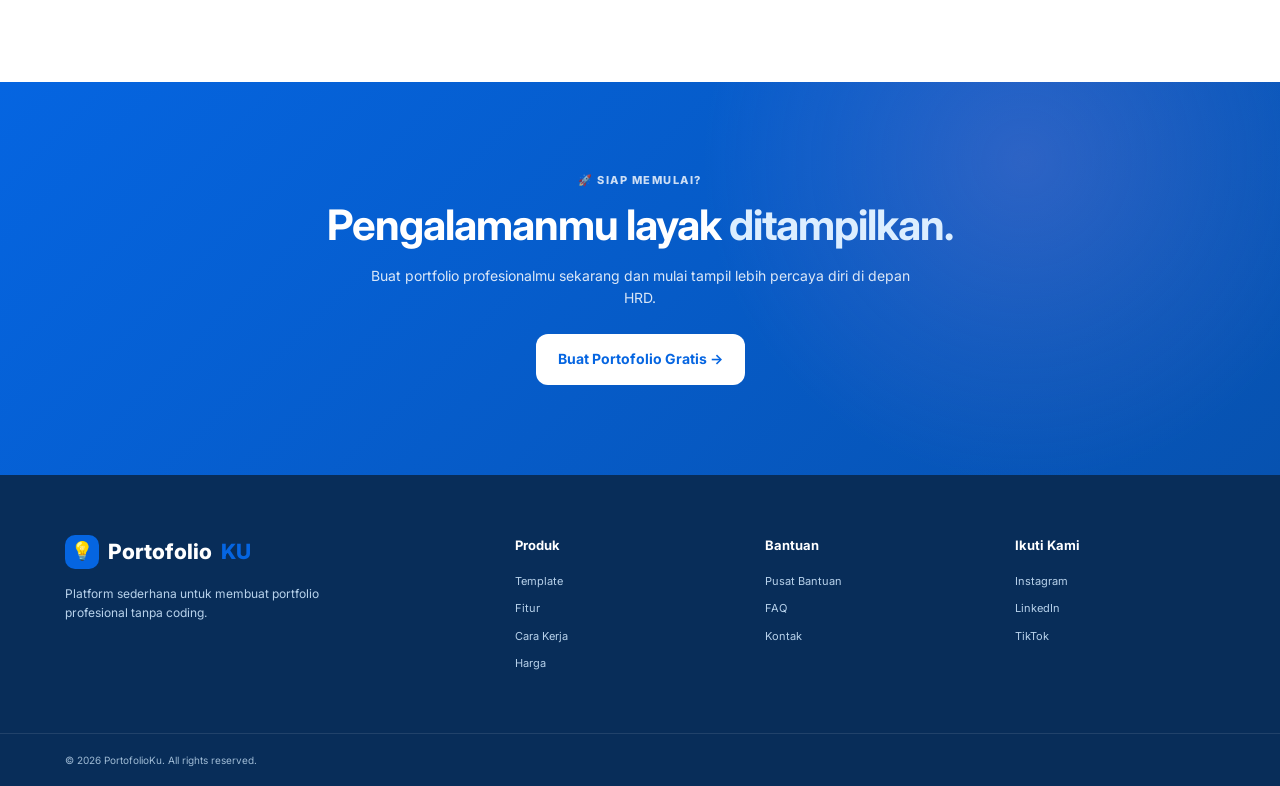
<file: PortofolioApp.html>
<!DOCTYPE html>
<html lang="id">
<head>
    <meta charset="UTF-8">
    <meta name="viewport" content="width=device-width, initial-scale=1.0">

    <title>PortofolioKu.app</title>

    <!-- Google Font -->
    <link rel="preconnect" href="https://fonts.googleapis.com">
    <link rel="preconnect" href="https://fonts.gstatic.com" crossorigin>
    <link href="https://fonts.googleapis.com/css2?family=Inter:wght@400;500;600;700;800&display=swap" rel="stylesheet">

    <!-- CSS -->
    <link rel="stylesheet" href="Port1.css">
</head>

<body>

    <!-- ================= NAVBAR ================= -->

    <header class="navbar">
        <div class="container nav-container">
            <a href="#" class="logo">
                <span class="logo-icon">💡</span>
                Portofolio<span>KU</span>
            </a>
            <nav class="nav-menu">
                <a href="#beranda">Beranda</a>
                <a href="#template">Template</a>
                <a href="#fitur">Fitur</a>
                <a href="#harga">Harga</a>
            </nav>
            <div class="nav-buttons">
                <a href="reviewuser.html" class="login">Masuk</a>
                <a href="reviewuser.html" class="btn btn-primary small">
                    Buat Portofolio
                </a>
            </div>
        </div>
    </header>


    <!-- ================= HERO ================= -->

    <main>

        <section class="hero" id="beranda">

            <div class="container hero-container">

                <div class="hero-content">

                    <div class="badge">
                        ✨ Untuk Fresh Graduate & Job Seeker
                    </div>

                    <h1>
                        Buat Portofolio
                        <span>Profesional</span>
                        Tanpa Coding.
                    </h1>

                    <p>
                        Tampilkan pengalaman, proyek, skill, dan pencapaianmu
                        dalam satu portofolio digital yang siap dibagikan
                        kepada HRD.
                    </p>

                    <div class="hero-buttons">
                        <a href="reviewuser.html" class="btn btn-primary">
                            Buat Portofolio Gratis
                            <span>→</span>
                        </a>

                        <a href="#template" class="btn btn-outline">
                            Lihat Template
                        </a>
                    </div>

                    <div class="hero-info">
                        <div>
                            <strong>100%</strong>
                            <small>Tanpa Coding</small>
                        </div>

                        <div>
                            <strong>5 Menit</strong>
                            <small>Mulai Membuat</small>
                        </div>

                        <div>
                            <strong>1 Link</strong>
                            <small>Untuk Dibagikan</small>
                        </div>
                    </div>

                </div>


                <!-- Portfolio Mockup -->

                <div class="hero-visual">

                    <div class="floating-card card-one">
                        <span>✓</span>
                        Portfolio siap!
                    </div>

                    <div class="portfolio-window">

                        <div class="portfolio-top">
                            <div class="window-dots">
                                <span></span>
                                <span></span>
                                <span></span>
                            </div>

                            <div class="portfolio-url">
                                portofolioku.id/andi
                            </div>
                        </div>

                        <div class="portfolio-content">

                            <div class="profile-mini">
                                <div class="avatar">
                                    AH
                                </div>

                                <div>
                                    <h3>Andi Hidayat</h3>
                                    <p>Information System Graduate</p>
                                </div>
                            </div>

                            <div class="portfolio-line"></div>

                            <div class="mini-about">
                                <span>ABOUT ME</span>

                                <h2>
                                    Membangun karier,
                                    menunjukkan kemampuan.
                                </h2>

                                <p>
                                    Information System graduate dengan
                                    ketertarikan pada data, administrasi,
                                    UI/UX, dan teknologi.
                                </p>
                            </div>

                            <div class="mini-projects">

                                <span>PROJECTS</span>

                                <div class="project-grid">

                                    <div class="project-card">
                                        <div class="project-image blue">
                                            UI/UX
                                        </div>
                                        <strong>Academic System</strong>
                                        <small>Figma</small>
                                    </div>

                                    <div class="project-card">
                                        <div class="project-image purple">
                                            DATA
                                        </div>
                                        <strong>Media Monitoring</strong>
                                        <small>Google Sheets</small>
                                    </div>

                                </div>

                            </div>

                        </div>

                    </div>

                    <div class="floating-card card-two">
                        🔗 Link siap dibagikan
                    </div>

                </div>

            </div>

        </section>


        <!-- ================= TRUST ================= -->

        <section class="trust">
            <div class="container">

                <p>
                    Cocok untuk kamu yang sedang mempersiapkan karier
                </p>

                <div class="target-list">
                    <span>🎓 Fresh Graduate</span>
                    <span>💼 Job Seeker</span>
                    <span>🚀 Freelancer</span>
                    <span>📚 Mahasiswa</span>
                </div>

            </div>
        </section>


        <!-- ================= FEATURES ================= -->

        <section class="section features" id="fitur">

            <div class="container">
                <div class="section-header">
                    <div class="section-label">
                        KENAPA PORTOFOLIOKU?
                    </div>
                    <h2>
                        Portofolio profesional,
                        <span>lebih mudah.</span>
                    </h2>
                    <p>Tidak perlu menguasai coding atau desain. Fokus pada pengalaman dan kemampuanmu.</p>
                </div>


                <div class="feature-grid">

                    <div class="feature-card">

                        <div class="feature-icon blue-icon">
                            &lt;/&gt;
                        </div>
                        <h3>Tanpa Coding</h3>
                        <p>
                            Buat website portfolio tanpa perlu
                            memahami HTML, CSS, atau programming.
                        </p>

                    </div>


                    <div class="feature-card">

                        <div class="feature-icon coral-icon">
                            ⚡
                        </div>

                        <h3>Cepat Dibuat</h3>

                        <p>
                            Isi informasi diri dan pengalamanmu,
                            lalu portfolio langsung tersusun.
                        </p>

                    </div>


                    <div class="feature-card">

                        <div class="feature-icon purple-icon">
                            🔗
                        </div>

                        <h3>Satu Link</h3>

                        <p>
                            Bagikan seluruh pengalaman dan proyekmu
                            melalui satu link portfolio.
                        </p>

                    </div>


                    <div class="feature-card">

                        <div class="feature-icon blue-icon">
                            📱
                        </div>

                        <h3>Mobile Friendly</h3>

                        <p>
                            Portfolio tetap terlihat profesional
                            ketika dibuka melalui smartphone.
                        </p>

                    </div>

                </div>

            </div>

        </section>


        <!-- ================= HOW IT WORKS ================= -->

        <!-- ================= PRICING ================= -->

    <section class="section pricing" id="harga">

    <div class="container">

        <div class="section-header">

            <div class="section-label">
                PILIH PAKET
            </div>

            <h2>
                Buat portfolio sesuai
                <span>kebutuhanmu.</span>
            </h2>

            <p>
                Pilih paket yang sesuai dengan kebutuhanmu.
                Mulai dari portfolio sederhana hingga fitur profesional.
            </p>

        </div>


        <div class="pricing-grid">


            <!-- ================= STARTER ================= -->

            <div class="pricing-card">

                <div class="pricing-header">

                    <span class="pricing-badge">
                        UNTUK PEMULA
                    </span>

                    <h3>Starter</h3>

                    <p>
                        Untuk fresh graduate yang baru
                        mulai membangun portfolio.
                    </p>

                </div>


                <div class="price">

                    <span>Rp</span>
                    <strong>000K</strong>

                </div>


                <div class="price-period">
                    Sekali bayar
                </div>


                <div class="pricing-divider"></div>


                <ul class="pricing-features">

                    <li>
                        <span>✓</span>
                        1 Portfolio Digital
                    </li>

                    <li>
                        <span>✓</span>
                        3 Template Dasar
                    </li>

                    <li>
                        <span>✓</span>
                        Custom Link Portfolio
                    </li>

                    <li>
                        <span>✓</span>
                        Section About Me
                    </li>

                    <li>
                        <span>✓</span>
                        Section Experience
                    </li>

                    <li>
                        <span>✓</span>
                        Section Project
                    </li>

                    <li class="disabled">
                        <span>×</span>
                        AI Portfolio Assistant
                    </li>

                    <li class="disabled">
                        <span>×</span>
                        Portfolio Analytics
                    </li>

                </ul>


                <a href="#" class="btn btn-outline pricing-btn">
                    Pilih Starter
                </a>

            </div>



            <!-- ================= PROFESSIONAL ================= -->

            <div class="pricing-card popular">

                <div class="popular-label">
                    PALING POPULER
                </div>


                <div class="pricing-header">

                    <span class="pricing-badge">
                        UNTUK JOB SEEKER
                    </span>

                    <h3>Professional</h3>

                    <p>
                        Untuk kamu yang ingin tampil
                        lebih profesional di depan HRD.
                    </p>

                </div>


                <div class="price">

                    <span>Rp</span>
                    <strong>000K</strong>

                </div>


                <div class="price-period">
                    Sekali bayar
                </div>


                <div class="pricing-divider"></div>


                <ul class="pricing-features">

                    <li>
                        <span>✓</span>
                        Semua fitur Starter
                    </li>

                    <li>
                        <span>✓</span>
                        8+ Template Portfolio
                    </li>

                    <li>
                        <span>✓</span>
                        Custom Domain
                    </li>

                    <li>
                        <span>✓</span>
                        Unlimited Project
                    </li>

                    <li>
                        <span>✓</span>
                        Portfolio Analytics
                    </li>

                    <li>
                        <span>✓</span>
                        Download Portfolio PDF
                    </li>

                    <li>
                        <span>✓</span>
                        SEO Portfolio
                    </li>

                    <li class="disabled">
                        <span>×</span>
                        AI Portfolio Assistant
                    </li>

                </ul>


                <a href="#" class="btn btn-primary pricing-btn">
                    Pilih Professional
                </a>

            </div>



            <!-- ================= PREMIUM ================= -->

            <div class="pricing-card premium">

                <div class="pricing-header">

                    <span class="pricing-badge">
                        UNTUK PROFESIONAL
                    </span>

                    <h3>Premium</h3>

                    <p>
                        Fitur lengkap untuk membangun
                        personal branding profesional.
                    </p>

                </div>


                <div class="price">

                    <span>Rp</span>
                    <strong>000K</strong>

                </div>


                <div class="price-period">
                    Sekali bayar
                </div>


                <div class="pricing-divider"></div>


                <ul class="pricing-features">

                    <li>
                        <span>✓</span>
                        Semua fitur Professional
                    </li>

                    <li>
                        <span>✓</span>
                        AI Portfolio Assistant
                    </li>

                    <li>
                        <span>✓</span>
                        AI About Me Generator
                    </li>

                    <li>
                        <span>✓</span>
                        AI Project Description
                    </li>

                    <li>
                        <span>✓</span>
                        Unlimited Template
                    </li>

                    <li>
                        <span>✓</span>
                        Custom Domain
                    </li>

                    <li>
                        <span>✓</span>
                        Portfolio Analytics
                    </li>

                    <li>
                        <span>✓</span>
                        Priority Support
                    </li>

                </ul>


                <a href="#" class="btn btn-outline pricing-btn">
                    Pilih Premium
                </a>

            </div>


        </div>

    </div>

</section>


        <!-- ================= TEMPLATE ================= -->

        <section class="section templates" id="template">

            <div class="container">

                <div class="section-header">

                    <div class="section-label">
                        TEMPLATE
                    </div>

                    <h2>
                        Pilih tampilan
                        <span>favoritmu.</span>
                    </h2>

                    <p>
                        Mulai dengan template profesional yang
                        siap digunakan.
                    </p>

                </div>


                <div class="template-grid">

                    <div class="template-card">

                        <div class="template-preview template-blue">

                            <div class="preview-header">
                                <div class="preview-avatar"></div>

                                <div>
                                    <b>ANDI HIDAYAT</b>
                                    <small>Information System</small>
                                </div>
                            </div>

                            <div class="preview-body">
                                <div></div>
                                <div></div>
                                <div></div>
                            </div>

                        </div>

                        <div class="template-info">
                            <div>
                                <h3>Professional</h3>
                                <p>Cocok untuk fresh graduate</p>
                            </div>

                            <button>
                                Pilih →
                            </button>
                        </div>

                    </div>


                    <div class="template-card">

                        <div class="template-preview template-coral">

                            <div class="preview-header">
                                <div class="preview-avatar"></div>

                                <div>
                                    <b>YOUR NAME</b>
                                    <small>Creative Professional</small>
                                </div>
                            </div>

                            <div class="preview-body">
                                <div></div>
                                <div></div>
                                <div></div>
                            </div>

                        </div>

                        <div class="template-info">
                            <div>
                                <h3>Creative</h3>
                                <p>Untuk bidang kreatif</p>
                            </div>

                            <button>
                                Pilih →
                            </button>
                        </div>

                    </div>


                    <div class="template-card">

                        <div class="template-preview template-purple">

                            <div class="preview-header">
                                <div class="preview-avatar"></div>

                                <div>
                                    <b>YOUR NAME</b>
                                    <small>Digital Professional</small>
                                </div>
                            </div>

                            <div class="preview-body">
                                <div></div>
                                <div></div>
                                <div></div>
                            </div>

                        </div>

                        <div class="template-info">
                            <div>
                                <h3>Modern</h3>
                                <p>Tampilan modern dan fresh</p>
                            </div>

                            <button>
                                Pilih →
                            </button>
                        </div>

                    </div>

                </div>

            </div>

        </section>


        <!-- ================= CTA ================= -->

        <section class="cta">

            <div class="container">

                <div class="cta-content">

                    <div class="cta-label">
                        🚀 SIAP MEMULAI?
                    </div>

                    <h2>
                        Pengalamanmu layak
                        <span>ditampilkan.</span>
                    </h2>

                    <p>
                        Buat portfolio profesionalmu sekarang
                        dan mulai tampil lebih percaya diri di depan HRD.
                    </p>

                    <a href="#" class="btn btn-white">
                        Buat Portofolio Gratis →
                    </a>

                </div>

            </div>

        </section>

    </main>


    <!-- ================= FOOTER ================= -->

    <footer>

        <div class="container footer-container">

            <div class="footer-brand">

                <a href="#" class="logo">
                    <span class="logo-icon">💡</span>
                    Portofolio<span>KU</span>
                </a>

                <p>
                    Platform sederhana untuk membuat
                    portfolio profesional tanpa coding.
                </p>

            </div>


            <div class="footer-column">

                <h4>Produk</h4>

                <a href="#template">Template</a>
                <a href="#fitur">Fitur</a>
                <a href="#cara-kerja">Cara Kerja</a>
                <a href="#harga">Harga</a>

            </div>


            <div class="footer-column">

                <h4>Bantuan</h4>

                <a href="#">Pusat Bantuan</a>
                <a href="#">FAQ</a>
                <a href="#">Kontak</a>

            </div>


            <div class="footer-column">

                <h4>Ikuti Kami</h4>

                <a href="#">Instagram</a>
                <a href="#">LinkedIn</a>
                <a href="#">TikTok</a>

            </div>

        </div>


        <div class="footer-bottom">

            <div class="container">
                © 2026 PortofolioKu. All rights reserved.
            </div>

        </div>

    </footer>
<script src="JS1.js"></script>
</body>
</html>
</file>
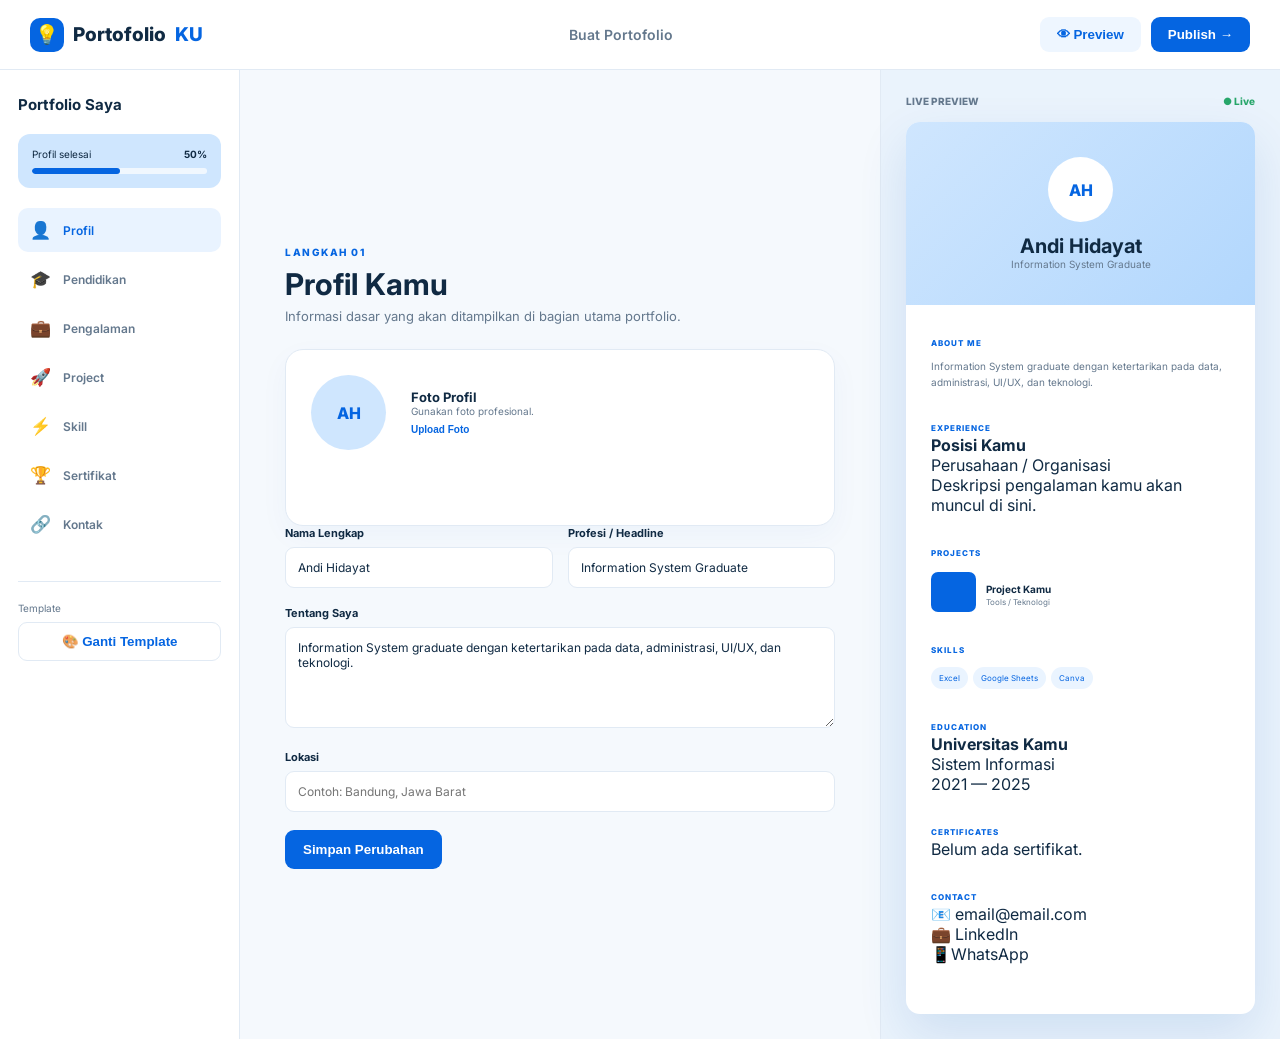
<file: reviewuser.html>
<!DOCTYPE html>
<html lang="id">
<head>
    <meta charset="UTF-8">
    <meta name="viewport" content="width=device-width, initial-scale=1.0">

    <title>PortofolioKu.app</title>

    <link rel="preconnect" href="https://fonts.googleapis.com">
    <link rel="preconnect" href="https://fonts.gstatic.com" crossorigin>
    <link href="https://fonts.googleapis.com/css2?family=Inter:wght@400;500;600;700;800&display=swap" rel="stylesheet">

    <link rel="stylesheet" href="reviewcss.css">
</head>

<body id="portfoliobody">

<header class="editor-navbar">

    <button class="mobile-menu-toggle" id="mobileMenuToggle" aria-label="Buka menu" aria-expanded="false">
        <span></span>
        <span></span>
        <span></span>
    </button>

    <div class="editor-logo">
        <div class="logo-icon">💡</div>
        Portofolio<span>KU</span>
    </div>

    <div class="editor-title">
        Buat Portofolio
    </div>

    <div class="editor-actions">
        <button class="btn-preview" onclick="previewPortfolio()">
            👁 Preview
        </button>

        <button class="btn-publish" onclick="publishPortfolio()">
            Publish →
        </button>
    </div>

</header>


<main class="editor-layout">
    <!-- ================= SIDEBAR ================= -->
    <aside class="sidebar">
        <div class="sidebar-header">
            <h3>Portfolio Saya</h3>
        </div>
        <div class="progress-box">
            <div class="progress-info">
                <span>Profil selesai</span>
                <strong id="progressText">0%</strong>
            </div>
            <div class="progress">
                <div class="progress-bar" id="progressBar"></div>
            </div>
        </div>


        <nav class="editor-menu">
            <button class="menu-item active" onclick="showSection('profile', this)">
                <span>👤</span> Profil 
            </button>

            <button class="menu-item" onclick="showSection('education', this)">
                <span>🎓</span> Pendidikan
            </button>

            <button class="menu-item" onclick="showSection('experience', this)">
                <span>💼</span>Pengalaman
            </button>

            <button class="menu-item" onclick="showSection('project', this)">
                <span>🚀</span>Project
            </button>

            <button class="menu-item" onclick="showSection('skill', this)">
                <span>⚡</span>Skill
            </button>

            <button class="menu-item" onclick="showSection('certificate', this)">
                <span>🏆</span>Sertifikat
            </button>

            <button class="menu-item" onclick="showSection('contact', this)">
                <span>🔗</span>Kontak
            </button>
        </nav>


        <div class="template-box">
            <p>Template</p>
           <button type="button" onclick="openTemplateModal()">
                 🎨 Ganti Template
           </button>
        </div>
    </aside>


    <!-- ================= FORM ================= -->

    <section class="editor-content">
        <!-- PROFILE -->
        <div class="form-section active-section" id="profile">
            <div class="section-heading">
                <span class="section-label">LANGKAH 01</span>
                <h1>Profil Kamu</h1>
                <p> Informasi dasar yang akan ditampilkan di bagian utama portfolio.</p>
            </div>

            <div class="form-card">
            <div class="photo-area">
            <div class="photo-area">

            <div
                class="profile-photo"
                id="profilePhotoPreview">
                AH
            </div>

            <div>
                <h4>Foto Profil</h4>
                <p>Gunakan foto profesional.</p>
                <input
                    type="file"
                    id="profilePhotoInput"
                    accept="image/*"
                    hidden>
                <button
                    type="button"
                    class="upload-btn"
                    onclick="document.getElementById('profilePhotoInput').click()">
                    Upload Foto
                </button>
            </div>

            </div>
            </div>
                
        </div>
                <div class="form-grid">
                    <div class="form-group">
                        <label>Nama Lengkap</label>
                        <input
                            type="text"
                            id="nameInput"
                            value="Andi Hidayat"
                            oninput="updatePreview()">
                    </div>
                    <div class="form-group">
                        <label>Profesi / Headline</label>
                        <input
                            type="text"
                            id="headlineInput"
                            value="Information System Graduate"
                            oninput="updatePreview()">
                    </div>
                </div>


                <div class="form-group">

                    <label>Tentang Saya</label>
                    <textarea
                        id="aboutInput"
                        rows="5"
                        oninput="updatePreview()" >Information System graduate dengan ketertarikan pada data, administrasi, UI/UX, dan teknologi.</textarea>
                </div>

                <div class="form-group">

                    <label>Lokasi</label>

                    <input
                        type="text"
                        placeholder="Contoh: Bandung, Jawa Barat"
                    >
                </div>


                <button class="save-btn" onclick="saveData()">
                    Simpan Perubahan
                </button>

            </div>

        </div>


        <!-- EDUCATION -->

        <div class="form-section" id="education">
            <div class="section-heading">
                <span class="section-label">
                    LANGKAH 02
                </span>
                <h1>Pendidikan</h1>
                <p>
                    Tambahkan pendidikan yang relevan.
                </p>
            </div>


            <div class="form-group">
                <label>Institusi</label>
                <input
                    type="text"
                    id="educationInstitution"
                    placeholder="Universitas / Sekolah"
                    oninput="updateEducationPreview()"
                >
            </div>


            <div class="form-group">
                <label>Jurusan</label>
                <input
                    type="text"
                    id="educationMajor"
                    placeholder="Contoh: Sistem Informasi"
                    oninput="updateEducationPreview()">
            </div>


            <div class="form-grid">
                <div class="form-group">
                    <label>Tahun Masuk</label>
                    <input
                        type="text"
                        id="educationStart"
                        placeholder="2021"
                        oninput="updateEducationPreview()">
                </div>


                <div class="form-group">
                    <label>Tahun Lulus</label>
                    <input
                        type="text"
                        id="educationEnd"
                        placeholder="2025"
                        oninput="updateEducationPreview()">
                </div>

            </div>

                <button class="save-btn">
                    + Tambah Pendidikan
                </button>

            </div>

        </div>



        <!-- EXPERIENCE -->

        <div class="form-section" id="experience">

            <div class="section-heading">

                <span class="section-label">
                    LANGKAH 03
                </span>
                <h1>Pengalaman</h1>
                <p>
                    Tampilkan pengalaman kerja, magang,
                    organisasi, atau freelance.
                </p>
            </div>


        <div class="form-card">

            <div class="form-group">
                <label>Posisi</label>
                <input
                    type="text"
                    id="experiencePosition"
                    placeholder="Contoh: Marketing Intern">
            </div>

            <div class="form-group">
                <label>Perusahaan / Organisasi</label>
                <input
                    type="text"
                    id="experienceCompany"
                    placeholder="Nama perusahaan" >
            </div>

            <div class="form-group">
                <label>Deskripsi</label>
                <textarea
                    id="experienceDescription"
                    rows="5"
                    placeholder="Jelaskan pekerjaan atau pencapaianmu..."></textarea>
            </div>

            <button
                type="button"
                class="save-btn"
                onclick="saveData()">
                Simpan Pengalaman
            </button>
            </div>
        </div>

        <!-- PROJECT -->
        <div class="form-section" id="project">
            <div class="section-heading">
                <span class="section-label">
                    LANGKAH 04
                </span>
                <h1>Project</h1>
                <p>project terbaikmu kepada HRD.</p>
            </div>


            <div class="form-card">
               <div class="form-group">
                <label>Nama Project</label>
                <input
                    type="text"
                    id="projectName"
                    placeholder="Contoh: Sistem Informasi Akademik"
                    oninput="updateProjectPreview()">
            </div>


            <div class="form-group">
                <label>Tools / Teknologi</label>
                <input
                    type="text"
                    id="projectTools"
                    placeholder="Contoh: Figma, Excel, Canva"
                    oninput="updateProjectPreview()">
            </div>


            <div class="form-group">
                <label>Deskripsi Project</label>
                <textarea
                    id="projectDescription"
                    rows="5"
                    placeholder="Ceritakan project kamu..."
                ></textarea>
            </div>


            <button
                type="button"
                class="save-btn"
                onclick="saveData()">
                Simpan Project
            </button>

            </div>
        </div>

     <!--------------------------- SKILL ------------------>
        <div class="form-section" id="skill">
            <div class="section-heading">
                <span class="section-label">LANGKAH 05</span>
                <h1>Skill</h1>
                <p>Tambahkan kemampuan yang ingin kamu tampilkan.</p>
            </div>


            <div class="form-card">
                <div class="skill-input">
                    <input
                        type="text"
                        placeholder="Contoh: Microsoft Excel"
                        id="skillInput">
                    <button onclick="addSkill()">
                        Tambah
                    </button>
                </div>

                <div class="skill-list" id="skillList">
                    <span>Microsoft Excel</span>
                    <span>Google Sheets</span>
                    <span>Canva</span>
                </div>

            </div>

        </div>
<!-- ================= CERTIFICATE ================= -->

<div
    class="form-section"
    id="certificate">
    <div class="section-heading">
        <span class="section-label"> LANGKAH 06</span>
        <h1>Sertifikat</h1>
        <p>Tambahkan sertifikat, kursus, atau pelatihan yang pernah kamu ikuti.</p>
    </div>

            <!--upload sertikita-->
        <div class="form-card">
        <div class="certificate-upload">
        <div class="certificate-icon">🏆</div>
        <div class="certificate-upload-info">
            <h3>Upload Sertifikat</h3>
            <p>Upload gambar sertifikat yang ingin ditampilkan di portfolio.</p>
            <input
                type="file"
                id="certificateImageInput"
                accept="image/*"
                hidden>
            <button
                type="button"
                class="upload-certificate-btn"
                onclick="document.getElementById('certificateImageInput').click()">
                📁 Pilih Gambar
            </button>
            <span id="certificateFileName" class="certificate-file-name">
                Belum ada file
            </span>
        </div>
        </div>

        <div class="form-group">
            <label>Nama Sertifikat</label>
            <input
                type="text"
                id="certificateName"
                placeholder="Contoh: Work Smarter With Microsoft Excel">
        </div>


        <div class="form-grid">
            <div class="form-group">
                <label>Penerbit / Lembaga</label>
                <input
                    type="text"
                    id="certificateIssuer"
                    placeholder="Contoh: Coursera">
            </div>
        
            <div class="form-group">
                <label>Tahun</label>
                <input
                    type="text"
                    id="certificateYear"
                    placeholder="2026">
            </div>
        </div>


        <div class="form-group">

            <label>Link Sertifikat</label>
            <input
                type="text"
                id="certificateLink"
                placeholder="https://..." >
            <small class="input-help">
                Opsional — bisa berupa link verifikasi sertifikat.
            </small>
        </div>

        <button
            class="save-btn"
            onclick="addCertificate()">
            + Tambah Sertifikat
        </button>
        <div class="certificate-list" id="certificateList"></div>
    
    </div>
    </div>
                

        <!-- ================= CONTACT ================= -->

        <div class="form-section" id="contact">
            <div class="section-heading">
                <span class="section-label">LANGKAH 07</span>
                <h1>Kontak</h1>
                <p>Tambahkan informasi yang dapat digunakan orang untuk menghubungimu.</p>
            </div>

            <div class="form-card">
                <div class="form-group">
                        <label>Email</label>
                        <input
                            type="email"
                            id="contactEmail"
                            placeholder="nama@email.com">
                    </div>

                    <div class="form-group">
                        <label>LinkedIn</label>
                        <input
                            type="text"
                            id="contactLinkedIn"
                            placeholder="https://linkedin.com/in/username">
                    </div>

                    <div class="form-group">
                        <label>WhatsApp</label>
                        <input
                            type="text"
                            id="contactWhatsApp"
                            placeholder="08xxxxxxxxxx">
                    </div>

                    <button
                        type="button"
                        class="save-btn"
                        onclick="saveData()">
                        Simpan Kontak
                    </button>

                    </div>
                </div>
            </section>


    <!-- ================= LIVE PREVIEW ================= -->

    <aside class="preview-area">
        <div class="preview-header">
            <span>LIVE PREVIEW</span>
            <span class="online">● Live</span>
        </div>

        <div class="portfolio-preview">
            <div class="preview-cover">
                <div class="preview-avatar" id="previewAvatar">
                    AH
                </div>
                <h2 id="previewName">
                    Andi Hidayat
                </h2>
                <p id="previewHeadline"> Information System Graduate</p>
            </div>


            <div class="preview-body">
                <div class="preview-section">
                    <small>ABOUT ME</small>
                    <p id="previewAbout">
                        Information System graduate dengan
                        ketertarikan pada data, administrasi,
                        UI/UX, dan teknologi.
                    </p>
                </div>

        <div class="preview-section">
            <small>EXPERIENCE</small>
            <div class="preview-experience">
                <strong id="previewExperiencePosition">
                    Posisi Kamu
                </strong>
                <p id="previewExperienceCompany">
                    Perusahaan / Organisasi
                </p>
                <span id="previewExperienceDescription">
                    Deskripsi pengalaman kamu akan muncul di sini.
                </span>
            </div>

        </div>

                <div class="preview-section">
                    <small>PROJECTS</small>
                    <div class="preview-project">
                <div></div>
                    <div>
                    <strong id="previewProjectName">
                        Project Kamu
                    </strong>
                    <p id="previewProjectTools">
                        Tools / Teknologi
                    </p>
                    </div>
                    </div>
                </div>

                <div class="preview-section">
                    <small>SKILLS</small>
                    <div class="preview-tags">
                        <span>Excel</span>
                        <span>Google Sheets</span>
                        <span>Canva</span>
                    </div>
                </div>

            <div class="preview-section">
                <small>EDUCATION</small>
                <div class="preview-education">
                    <strong id="previewEducationInstitution"> Universitas Kamu </strong>
                    <p id="previewEducationMajor"> Sistem Informasi</p>
                    <span id="previewEducationYear"> 2021 — 2025</span>
                </div>
            </div>

        <div class="preview-section">
            <small>CERTIFICATES</small>
            <div class="preview-certificates" id="previewCertificates"></div>
        </div>
        
<div class="preview-section">
    <small>CONTACT</small>
    <div class="preview-contact">
        <p>📧<span id="previewContactEmail"> email@email.com</span></p>
        <p>💼<span id="previewContactLinkedIn"> LinkedIn</span></p>
        <p>📱<span id="previewContactWhatsApp">WhatsApp</span></p>
    </div>
    </div>
</div>

<!-- ================= TEMPLATE MODAL ================= -->

<div class="template-modal" id="templateModal">

    <div class="template-modal-content">

        <div class="template-modal-header">

            <div>
                <span>PILIH TEMPLATE</span>

                <h2>Pilih Tampilan Portfolio</h2>

                <p>
                    Pilih desain yang paling sesuai dengan gaya kamu.
                </p>
            </div>

            <button
                type="button"
                class="close-template"
                onclick="closeTemplateModal()"
            >
                ×
            </button>

        </div>


        <div class="template-grid">

            <!-- PROFESSIONAL -->

            <div
                class="template-card selected"
                onclick="selectTemplate('professional', this)">
                <div class="template-preview professional-template">
                <div class="template-preview-header"></div>
                <div class="template-preview-body">
                <div class="template-preview-avatar"></div>
                <div class="template-preview-lines">
                    <span></span>
                    <span></span>
                    <span></span>
                </div>

                    </div>

                </div>

                <h3>Professional</h3>

                <p>
                    Bersih dan cocok untuk fresh graduate.
                </p>

            </div>


            <!-- CREATIVE -->
            <div
                class="template-card"
                onclick="selectTemplate('creative', this)">

                <div class="template-preview creative-template">
                    <div class="creative-circle"></div>
                    <div class="template-preview-body">
                        <div class="template-preview-avatar"></div>
                        <div class="template-preview-lines">
                            <span></span>
                            <span></span>
                            <span></span>
                        </div>
                    </div>
                </div>
                <h3>Creative</h3>
                <p>Lebih visual untuk designer dan freelancer. </p>

            </div>

            <!-- MODERN -->
            <div
                class="template-card"
                onclick="selectTemplate('modern', this)">
                <div class="template-preview modern-template">
                    <div class="modern-sidebar"></div>

                    <div class="template-preview-body">
                        <div class="template-preview-avatar"></div>
                        <div class="template-preview-lines">
                            <span></span>
                            <span></span>
                            <span></span>
                        </div>
                    </div>
                </div>
                <h3>Modern</h3>
                <p>Minimalis dengan tampilan modern.</p>
            </div>

        </div>

    </div>

</div>

</aside>

</main>
<script src="JS2.js"></script>
</body>
</html>
</file>
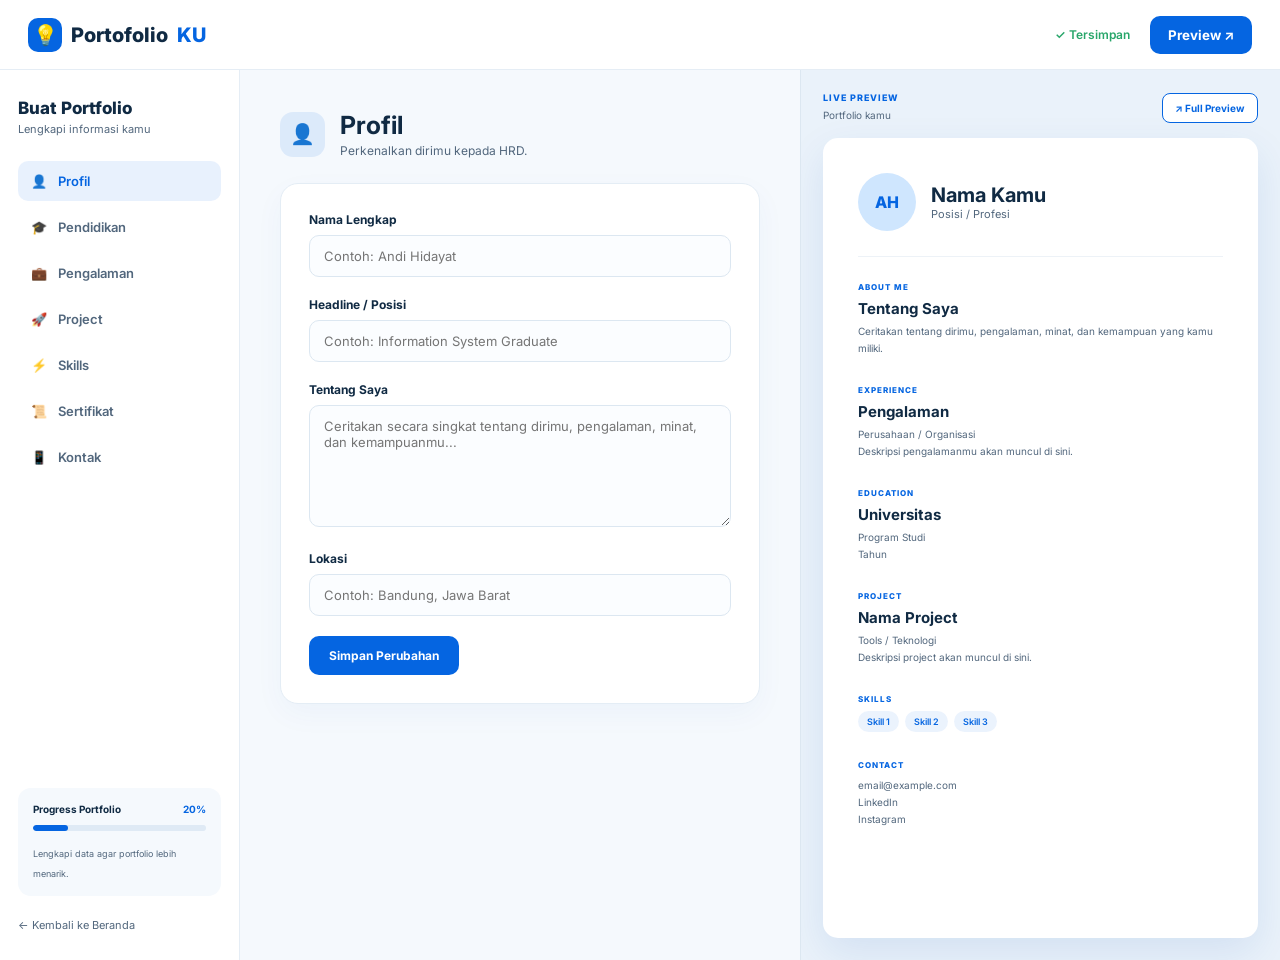
<file: User.html>
<!DOCTYPE html>
<html lang="id">

<head>
    <meta charset="UTF-8">
    <meta name="viewport" content="width=device-width, initial-scale=1.0">

    <title>APP— PortofolioKu</title>

    <link rel="preconnect" href="https://fonts.googleapis.com">
    <link rel="preconnect" href="https://fonts.gstatic.com" crossorigin>

    <link href="https://fonts.googleapis.com/css2?family=Inter:wght@400;500;600;700;800&display=swap"
        rel="stylesheet">

    <link rel="stylesheet" href="usercss.css">
</head>

<body>

    <!-- ================= TOPBAR ================= -->

    <header class="editor-topbar">

        <div class="editor-logo">

            <a href="index.html">
                <span class="logo-icon">💡</span>
                Portofolio<span>KU</span>
            </a>

        </div>


        <div class="topbar-actions">

            <span class="save-status">
                ✓ Tersimpan
            </span>

            <button class="preview-button" onclick="openPreview()">
                Preview ↗
            </button>

        </div>

    </header>


    <!-- ================= EDITOR ================= -->

    <main class="editor-layout">


        <!-- ================= SIDEBAR ================= -->

        <aside class="sidebar">

            <div class="sidebar-title">
                Buat Portfolio
            </div>

            <p class="sidebar-subtitle">
                Lengkapi informasi kamu
            </p>


            <nav class="editor-menu">

                <button class="menu-item active" onclick="showSection('profil', this)">
                    <span>👤</span>
                    Profil
                </button>

                <button class="menu-item" onclick="showSection('pendidikan', this)">
                    <span>🎓</span>
                    Pendidikan
                </button>

                <button class="menu-item" onclick="showSection('pengalaman', this)">
                    <span>💼</span>
                    Pengalaman
                </button>

                <button class="menu-item" onclick="showSection('project', this)">
                    <span>🚀</span>
                    Project
                </button>

                <button class="menu-item" onclick="showSection('skills', this)">
                    <span>⚡</span>
                    Skills
                </button>

                <button class="menu-item" onclick="showSection('sertifikat', this)">
                    <span>📜</span>
                    Sertifikat
                </button>

                <button class="menu-item" onclick="showSection('kontak', this)">
                    <span>📱</span>
                    Kontak
                </button>

            </nav>


            <div class="progress-box">

                <div class="progress-header">

                    <span>Progress Portfolio</span>

                    <strong id="progressText">
                        20%
                    </strong>

                </div>

                <div class="progress-bar">

                    <div id="progressFill"></div>

                </div>

                <small>
                    Lengkapi data agar portfolio lebih menarik.
                </small>

            </div>


            <a href="index.html" class="back-home">
                ← Kembali ke Beranda
            </a>

        </aside>



        <!-- ================= FORM AREA ================= -->

        <section class="form-area">


            <!-- PROFIL -->

            <div class="form-section active" id="profil">

                <div class="section-heading">

                    <span class="section-icon">👤</span>

                    <div>
                        <h1>Profil</h1>
                        <p>Perkenalkan dirimu kepada HRD.</p>
                    </div>

                </div>


                <div class="form-card">

                    <div class="form-group">

                        <label>Nama Lengkap</label>

                        <input
                            type="text"
                            id="nama"
                            placeholder="Contoh: Andi Hidayat"
                            oninput="updatePreview()"
                        >

                    </div>


                    <div class="form-group">

                        <label>Headline / Posisi</label>

                        <input
                            type="text"
                            id="headline"
                            placeholder="Contoh: Information System Graduate"
                            oninput="updatePreview()"
                        >

                    </div>


                    <div class="form-group">

                        <label>Tentang Saya</label>

                        <textarea
                            id="about"
                            rows="6"
                            placeholder="Ceritakan secara singkat tentang dirimu, pengalaman, minat, dan kemampuanmu..."
                            oninput="updatePreview()"
                        ></textarea>

                    </div>


                    <div class="form-group">

                        <label>Lokasi</label>

                        <input
                            type="text"
                            id="lokasi"
                            placeholder="Contoh: Bandung, Jawa Barat"
                            oninput="updatePreview()"
                        >

                    </div>


                    <button class="save-button" onclick="saveData()">
                        Simpan Perubahan
                    </button>

                </div>

            </div>



            <!-- PENDIDIKAN -->

            <div class="form-section" id="pendidikan">

                <div class="section-heading">

                    <span class="section-icon">🎓</span>

                    <div>
                        <h1>Pendidikan</h1>
                        <p>Tambahkan latar belakang pendidikanmu.</p>
                    </div>

                </div>


                <div class="form-card">

                    <div class="form-group">

                        <label>Institusi / Universitas</label>

                        <input
                            type="text"
                            id="universitas"
                            placeholder="Contoh: Universitas Kebangsaan Republik Indonesia"
                            oninput="updatePreview()"
                        >

                    </div>


                    <div class="form-group">

                        <label>Program Studi</label>

                        <input
                            type="text"
                            id="jurusan"
                            placeholder="Contoh: Sistem Informasi"
                            oninput="updatePreview()"
                        >

                    </div>


                    <div class="form-row">

                        <div class="form-group">

                            <label>Tahun Mulai</label>

                            <input
                                type="text"
                                id="tahunMulai"
                                placeholder="2021"
                                oninput="updatePreview()"
                            >

                        </div>


                        <div class="form-group">

                            <label>Tahun Selesai</label>

                            <input
                                type="text"
                                id="tahunSelesai"
                                placeholder="2025"
                                oninput="updatePreview()"
                            >

                        </div>

                    </div>


                    <button class="save-button" onclick="saveData()">
                        Simpan Pendidikan
                    </button>

                </div>

            </div>



            <!-- PENGALAMAN -->

            <div class="form-section" id="pengalaman">

                <div class="section-heading">

                    <span class="section-icon">💼</span>

                    <div>
                        <h1>Pengalaman</h1>
                        <p>Tampilkan pengalaman kerja atau organisasi.</p>
                    </div>

                </div>


                <div class="form-card">

                    <div class="form-group">

                        <label>Nama Posisi</label>

                        <input
                            type="text"
                            id="posisi"
                            placeholder="Contoh: Computer Teacher"
                            oninput="updatePreview()"
                        >

                    </div>


                    <div class="form-group">

                        <label>Perusahaan / Organisasi</label>

                        <input
                            type="text"
                            id="perusahaan"
                            placeholder="Contoh: PKBM Bina Bangsa Berkarakter"
                            oninput="updatePreview()"
                        >

                    </div>


                    <div class="form-group">

                        <label>Deskripsi</label>

                        <textarea
                            id="deskripsiPengalaman"
                            rows="5"
                            placeholder="Jelaskan tanggung jawab dan pencapaianmu..."
                            oninput="updatePreview()"
                        ></textarea>

                    </div>


                    <button class="save-button" onclick="saveData()">
                        Simpan Pengalaman
                    </button>

                </div>

            </div>



            <!-- PROJECT -->

            <div class="form-section" id="project">

                <div class="section-heading">

                    <span class="section-icon">🚀</span>

                    <div>
                        <h1>Project</h1>
                        <p>Tampilkan project terbaikmu.</p>
                    </div>

                </div>


                <div class="form-card">

                    <div class="form-group">

                        <label>Nama Project</label>

                        <input
                            type="text"
                            id="namaProject"
                            placeholder="Contoh: Sistem Informasi Akademik PKBM"
                            oninput="updatePreview()"
                        >

                    </div>


                    <div class="form-group">

                        <label>Tools / Teknologi</label>

                        <input
                            type="text"
                            id="toolsProject"
                            placeholder="Contoh: Figma, HTML, CSS"
                            oninput="updatePreview()"
                        >

                    </div>


                    <div class="form-group">

                        <label>Deskripsi Project</label>

                        <textarea
                            id="deskripsiProject"
                            rows="5"
                            placeholder="Ceritakan project yang pernah kamu kerjakan..."
                            oninput="updatePreview()"
                        ></textarea>

                    </div>


                    <button class="save-button" onclick="saveData()">
                        Simpan Project
                    </button>

                </div>

            </div>



            <!-- SKILLS -->

            <div class="form-section" id="skills">

                <div class="section-heading">

                    <span class="section-icon">⚡</span>

                    <div>
                        <h1>Skills</h1>
                        <p>Tambahkan kemampuan yang kamu kuasai.</p>
                    </div>

                </div>


                <div class="form-card">

                    <div class="form-group">

                        <label>Skills</label>

                        <input
                            type="text"
                            id="skillsInput"
                            placeholder="Contoh: Microsoft Excel, Canva, Figma, Google Sheets"
                            oninput="updatePreview()"
                        >

                        <small class="input-help">
                            Pisahkan skill menggunakan koma.
                        </small>

                    </div>


                    <button class="save-button" onclick="saveData()">
                        Simpan Skills
                    </button>

                </div>

            </div>



            <!-- SERTIFIKAT -->

            <div class="form-section" id="sertifikat">

                <div class="section-heading">

                    <span class="section-icon">📜</span>

                    <div>
                        <h1>Sertifikat</h1>
                        <p>Tampilkan sertifikasi atau pelatihanmu.</p>
                    </div>

                </div>


                <div class="form-card">

                    <div class="form-group">

                        <label>Nama Sertifikat</label>

                        <input
                            type="text"
                            id="sertifikatNama"
                            placeholder="Contoh: Work Smarter With Microsoft Excel"
                            oninput="updatePreview()"
                        >

                    </div>


                    <div class="form-group">

                        <label>Penerbit</label>

                        <input
                            type="text"
                            id="sertifikatPenerbit"
                            placeholder="Contoh: Coursera"
                            oninput="updatePreview()"
                        >

                    </div>


                    <button class="save-button" onclick="saveData()">
                        Simpan Sertifikat
                    </button>

                </div>

            </div>



            <!-- KONTAK -->

            <div class="form-section" id="kontak">

                <div class="section-heading">

                    <span class="section-icon">📱</span>

                    <div>
                        <h1>Kontak</h1>
                        <p>Tambahkan informasi yang dapat dihubungi.</p>
                    </div>

                </div>


                <div class="form-card">

                    <div class="form-group">

                        <label>Email</label>

                        <input
                            type="email"
                            id="email"
                            placeholder="nama@email.com"
                            oninput="updatePreview()"
                        >

                    </div>


                    <div class="form-group">

                        <label>LinkedIn</label>

                        <input
                            type="text"
                            id="linkedin"
                            placeholder="linkedin.com/in/username"
                            oninput="updatePreview()"
                        >

                    </div>


                    <div class="form-group">

                        <label>Instagram / Social Media</label>

                        <input
                            type="text"
                            id="instagram"
                            placeholder="@username"
                            oninput="updatePreview()"
                        >

                    </div>


                    <button class="save-button" onclick="saveData()">
                        Simpan Kontak
                    </button>

                </div>

            </div>

        </section>



        <!-- ================= LIVE PREVIEW ================= -->

        <section class="preview-area">

            <div class="preview-header">

                <div>
                    <span>LIVE PREVIEW</span>
                    <small>Portfolio kamu</small>
                </div>

                <button onclick="openPreview()">
                    ↗ Full Preview
                </button>

            </div>


            <div class="portfolio-preview">

                <div class="preview-profile">

                    <div class="preview-avatar" id="previewAvatar">
                        AH
                    </div>

                    <div>

                        <h2 id="previewNama">
                            Nama Kamu
                        </h2>

                        <p id="previewHeadline">
                            Posisi / Profesi
                        </p>

                    </div>

                </div>


                <div class="preview-divider"></div>


                <section>

                    <span class="preview-label">
                        ABOUT ME
                    </span>

                    <h3>
                        Tentang Saya
                    </h3>

                    <p id="previewAbout">
                        Ceritakan tentang dirimu, pengalaman,
                        minat, dan kemampuan yang kamu miliki.
                    </p>

                </section>


                <section>

                    <span class="preview-label">
                        EXPERIENCE
                    </span>

                    <h3 id="previewPosisi">
                        Pengalaman
                    </h3>

                    <p id="previewPerusahaan">
                        Perusahaan / Organisasi
                    </p>

                    <p id="previewPengalaman">
                        Deskripsi pengalamanmu akan muncul di sini.
                    </p>

                </section>


                <section>

                    <span class="preview-label">
                        EDUCATION
                    </span>

                    <h3 id="previewUniversitas">
                        Universitas
                    </h3>

                    <p id="previewJurusan">
                        Program Studi
                    </p>

                    <p id="previewTahun">
                        Tahun
                    </p>

                </section>


                <section>

                    <span class="preview-label">
                        PROJECT
                    </span>

                    <h3 id="previewProject">
                        Nama Project
                    </h3>

                    <p id="previewTools">
                        Tools / Teknologi
                    </p>

                    <p id="previewProjectDesc">
                        Deskripsi project akan muncul di sini.
                    </p>

                </section>


                <section>

                    <span class="preview-label">
                        SKILLS
                    </span>

                    <div class="skill-list" id="previewSkills">

                        <span>Skill 1</span>
                        <span>Skill 2</span>
                        <span>Skill 3</span>

                    </div>

                </section>


                <section>

                    <span class="preview-label">
                        CONTACT
                    </span>

                    <p id="previewEmail">
                        email@example.com
                    </p>

                    <p id="previewLinkedin">
                        LinkedIn
                    </p>

                    <p id="previewInstagram">
                        Instagram
                    </p>

                </section>

            </div>

        </section>

    </main>


    <script src="JS2.js"></script>

</body>

</html>
</file>
<file: Port1.css>
/* =====================================================
   PORTOFOLIOKU
   Color Palette
   ===================================================== */

:root {

    /* 60% - Background */
    --bg-main: #CFE6FE;
    --bg-soft: #B2D7FD;

    /* 25% - Primary */
    --primary: #0565E1;
    --primary-dark: #0752B0;

    /* 10% - Coral */
    --coral: #D89688;

    /* 5% - Purple */
    --purple: #9F83D0;

    /* Additional */
    --white: #FFFFFF;
    --text: #102A43;
    --text-light: #52677D;
    --border: rgba(5, 101, 225, 0.12);

    --radius: 20px;
}


/* =====================================================
   RESET
   ===================================================== */

* {
    margin: 0;
    padding: 0;
    box-sizing: border-box;
}

html {
    scroll-behavior: smooth;
}

body {
    font-family: "Inter", sans-serif;
    color: var(--text);
    background: var(--white);
    line-height: 1.6;
}

a {
    text-decoration: none;
    color: inherit;
}

button {
    font-family: inherit;
}

.container {
    width: min(1150px, 90%);
    margin: auto;
}


/* =====================================================
   NAVBAR
   ===================================================== */

.navbar {
    width: 100%;
    background: rgba(207, 230, 254, 0.9);
    backdrop-filter: blur(8px);
    position: sticky;
    top: 0;
    z-index: 100;
    border-bottom: 1px solid rgba(255,255,255,.5);
}

.nav-container {
    height: 76px;
    display: flex;
    align-items: center;
    justify-content: space-between;
}


/* Logo */

.logo {
    display: flex;
    align-items: center;
    gap: 9px;

    font-size: 21px;
    font-weight: 800;
}

.logo > span:last-child {
    color: var(--primary);
}

.logo-icon {
    width: 34px;
    height: 34px;

    display: flex;
    align-items: center;
    justify-content: center;

    background: var(--primary);
    color: white;

    border-radius: 10px;

    font-size: 18px;
}


/* Navigation */

.nav-menu {
    display: flex;
    gap: 30px;
}

.nav-menu a {
    color: var(--text-light);
    font-size: 14px;
    font-weight: 500;

    transition: .2s;
}

.nav-menu a:hover {
    color: var(--primary);
}


/* Navbar buttons */

.nav-buttons {
    display: flex;
    align-items: center;
    gap: 20px;
}

.login {
    font-size: 14px;
    font-weight: 600;
}

.login:hover {
    color: var(--primary);
}


/* =====================================================
   BUTTON
   ===================================================== */

.btn {
    display: inline-flex;
    align-items: center;
    justify-content: center;
    gap: 10px;

    padding: 14px 22px;

    border-radius: 12px;

    font-size: 14px;
    font-weight: 700;

    transition: .25s;

    cursor: pointer;
}

.btn-primary {
    background: var(--primary);
    color: white;

    box-shadow: 0 10px 25px rgba(5, 101, 225, .22);
}

.btn-primary:hover {
    background: var(--primary-dark);
    transform: translateY(-2px);
}

.btn-primary.small {
    padding: 10px 16px;
}

.btn-outline {
    border: 1.5px solid var(--primary);
    color: var(--primary);
}

.btn-outline:hover {
    background: var(--primary);
    color: white;
}

.btn-white {
    background: white;
    color: var(--primary);

    margin-top: 25px;
}

.btn-white:hover {
    transform: translateY(-2px);
}


/* =====================================================
   HERO
   ===================================================== */

.hero { 
    position: relative;

    background: 
        radial-gradient( 
            circle at 80% 20%, 
            rgba(159,131,208,.18), 
            transparent 30% 
        ), 
        linear-gradient( 
            135deg, 
            var(--bg-main), 
            var(--bg-soft) 
        ); 
 
    min-height: 680px; 
 
    display: flex; 
    align-items: center; 
 
    overflow: hidden; 
}
/* =====================================================
   GRID BACKGROUND HERO
   ===================================================== */

.hero::before {
    content: "";

    position: absolute;

    inset: 0;

    background-image:
        linear-gradient(
            rgba(5, 101, 225, 0.07) 1px,
            transparent 5px
        ),
        linear-gradient(
            90deg,
            rgba(5, 101, 225, 0.07) 1px,
            transparent 1px
        );

    /* Semakin besar = grid semakin lebar */
    background-size: 120px 120px;

    pointer-events: none;

    z-index: 0;
}


/* Supaya isi hero berada DI ATAS grid */

.hero-container {
    position: relative;
    z-index: 2;

    display: grid;
    grid-template-columns: 1fr 1fr;

    align-items: center;

    gap: 60px;

    padding: 80px 0; 
}

.hero-container {
    display: grid;
    grid-template-columns: 1fr 1fr;

    align-items: center;

    gap: 60px;

    padding: 80px 0;
}


/* Hero text */

.badge {
    display: inline-flex;

    padding: 8px 13px;

    background: rgba(255,255,255,.7);

    border: 1px solid rgba(255,255,255,.8);

    border-radius: 50px;

    font-size: 12px;
    font-weight: 600;

    color: var(--primary);

    margin-bottom: 20px;
}

.hero h1 {
    font-size: clamp(42px, 5vw, 64px);

    line-height: 1.08;

    letter-spacing: -2.5px;

    max-width: 650px;
}

.hero h1 span {
    color: var(--primary);
}

.hero-content > p {
    margin-top: 22px;

    color: var(--text-light);

    font-size: 17px;

    max-width: 550px;
}


.hero-buttons {
    display: flex;

    gap: 14px;

    margin-top: 30px;
}


/* Hero info */

.hero-info {
    display: flex;

    gap: 35px;

    margin-top: 42px;
}

.hero-info div {
    display: flex;
    flex-direction: column;
}

.hero-info strong {
    font-size: 19px;
}

.hero-info small {
    color: var(--text-light);

    font-size: 11px;
}


/* =====================================================
   PORTFOLIO MOCKUP
   ===================================================== */

.hero-visual {
    position: relative;

    display: flex;
    justify-content: center;

    padding: 20px;
}


.portfolio-window {
    width: 450px;

    background: white;

    border-radius: 18px;

    overflow: hidden;

    box-shadow:
        0 30px 70px rgba(5, 82, 176, .20);

    transform: rotate(2deg);

    position: relative;

    z-index: 2;
}


/* Browser top */

.portfolio-top {
    height: 42px;

    display: flex;
    align-items: center;

    gap: 20px;

    padding: 0 16px;

    background: #F5F9FD;

    border-bottom: 1px solid #E8EFF6;
}

.window-dots {
    display: flex;
    gap: 5px;
}

.window-dots span {
    width: 7px;
    height: 7px;

    background: #CBD8E5;

    border-radius: 50%;
}

.portfolio-url {
    background: white;

    border-radius: 6px;

    padding: 4px 12px;

    font-size: 8px;

    color: #8193A5;

    flex: 1;
}


/* Portfolio content */

.portfolio-content {
    padding: 30px;
}

.profile-mini {
    display: flex;
    align-items: center;

    gap: 15px;
}

.avatar {
    width: 52px;
    height: 52px;

    display: flex;
    align-items: center;
    justify-content: center;

    background: var(--bg-main);

    color: var(--primary);

    border-radius: 50%;

    font-size: 15px;
    font-weight: 800;
}

.profile-mini h3 {
    font-size: 15px;
}

.profile-mini p {
    font-size: 10px;

    color: var(--text-light);
}


.portfolio-line {
    height: 1px;

    background: #EDF2F7;

    margin: 22px 0;
}


.mini-about span,
.mini-projects > span {
    color: var(--primary);

    font-size: 8px;

    font-weight: 800;

    letter-spacing: 1px;
}

.mini-about h2 {
    font-size: 21px;

    line-height: 1.2;

    margin: 7px 0;
}

.mini-about p {
    color: var(--text-light);

    font-size: 9px;

    max-width: 330px;
}


/* Projects */

.mini-projects {
    margin-top: 25px;
}

.project-grid {
    display: grid;

    grid-template-columns: 1fr 1fr;

    gap: 10px;

    margin-top: 10px;
}

.project-card {
    border: 1px solid #E8EEF5;

    padding: 8px;

    border-radius: 10px;
}

.project-image {
    height: 60px;

    border-radius: 7px;

    display: flex;
    align-items: center;
    justify-content: center;

    color: white;

    font-size: 11px;

    font-weight: 800;

    margin-bottom: 7px;
}

.project-image.blue {
    background: var(--primary);
}

.project-image.purple {
    background: var(--purple);
}

.project-card strong {
    display: block;

    font-size: 9px;
}

.project-card small {
    font-size: 7px;

    color: var(--text-light);
}


/* Floating cards */

.floating-card {
    position: absolute;

    z-index: 5;

    background: white;

    padding: 11px 15px;

    border-radius: 12px;

    box-shadow: 0 15px 35px rgba(5,82,176,.16);

    font-size: 10px;

    font-weight: 700;
}

.floating-card span {
    color: #28A66A;
}

.card-one {
    top: 5%;

    left: -10px;
}

.card-two {
    bottom: 7%;

    right: -10px;
}


/* =====================================================
   TRUST
   ===================================================== */

.trust {
    background: white;

    padding: 25px 0;

    border-bottom: 1px solid #EDF3F8;
}

.trust p {
    text-align: center;

    color: var(--text-light);

    font-size: 13px;
}

.target-list {
    display: flex;

    justify-content: center;

    gap: 45px;

    margin-top: 15px;
}

.target-list span {
    font-size: 13px;

    font-weight: 600;
}


/* =====================================================
   GENERAL SECTION
   ===================================================== */

.section {
    padding: 100px 0;
}

.section-header {
    text-align: center;

    max-width: 650px;

    margin: auto auto 55px;
}

.section-label {
    color: var(--primary);

    font-size: 11px;

    font-weight: 800;

    letter-spacing: 1.5px;

    margin-bottom: 10px;
}

.section-header h2 {
    font-size: 38px;

    line-height: 1.15;

    letter-spacing: -1px;
}

.section-header h2 span {
    color: var(--primary);
}

.section-header p {
    color: var(--text-light);

    font-size: 15px;

    margin-top: 14px;
}


/* =====================================================
   FEATURES
   ===================================================== */

.features {
    background: white;
}

.feature-grid {
    display: grid;

    grid-template-columns: repeat(4, 1fr);

    gap: 18px;
}

.feature-card {
    padding: 28px 23px;

    border: 1px solid var(--border);

    border-radius: var(--radius);

    background: white;

    transition: .25s;
}

.feature-card:hover {
    transform: translateY(-6px);

    box-shadow: 0 15px 40px rgba(5,101,225,.09);
}

.feature-icon {
    width: 48px;
    height: 48px;

    display: flex;
    align-items: center;
    justify-content: center;

    border-radius: 14px;

    font-weight: 800;

    margin-bottom: 20px;
}

.blue-icon {
    background: var(--bg-main);
    color: var(--primary);
}

.coral-icon {
    background: rgba(216,150,136,.18);
    color: #B86F61;
}

.purple-icon {
    background: rgba(159,131,208,.18);
    color: var(--purple);
}

.feature-card h3 {
    font-size: 16px;

    margin-bottom: 8px;
}

.feature-card p {
    color: var(--text-light);

    font-size: 12px;
}


/* =====================================================
   HOW IT WORKS
   ===================================================== */

/* ================= PRICING ================= */

.pricing {
    background: #f7fbff;
}

.pricing-grid {
    display: grid;
    grid-template-columns: repeat(3, 1fr);
    gap: 24px;
    margin-top: 50px;
    align-items: stretch;
}

.pricing-card {
    background: white;
    border: 1px solid var(--border);
    border-radius: 22px;
    padding: 32px;
    position: relative;
    transition: .3s ease;
    box-shadow: 0 10px 35px rgba(5, 101, 225, .06);
}

.pricing-card:hover {
    transform: translateY(-8px);
    box-shadow: 0 20px 45px rgba(5, 101, 225, .12);
}


/* POPULAR */

.pricing-card.popular {
    border: 2px solid var(--primary);
    box-shadow: 0 20px 50px rgba(5, 101, 225, .14);
}

.popular-label {
    position: absolute;
    top: -14px;
    left: 50%;
    transform: translateX(-50%);

    background: var(--primary);
    color: white;

    padding: 7px 18px;

    border-radius: 50px;

    font-size: 10px;
    font-weight: 800;
    letter-spacing: .5px;

    white-space: nowrap;
}


/* HEADER */

.pricing-badge {
    display: inline-block;

    color: var(--primary);

    background: rgba(5, 101, 225, .08);

    padding: 6px 10px;

    border-radius: 6px;

    font-size: 9px;
    font-weight: 800;

    margin-bottom: 14px;
}

.pricing-header h3 {
    font-size: 24px;
    margin-bottom: 8px;
}

.pricing-header p {
    color: var(--text-light);
    font-size: 13px;
    line-height: 1.6;
}


/* PRICE */

.price {
    display: flex;
    align-items: flex-start;

    margin-top: 28px;

    color: var(--text);
}

.price span {
    font-size: 15px;
    font-weight: 700;

    margin-top: 7px;
    margin-right: 3px;
}

.price strong {
    font-size: 42px;
    line-height: 1;
    letter-spacing: -2px;
}

.price-period {
    margin-top: 8px;

    font-size: 11px;
    color: var(--text-light);
}


/* DIVIDER */

.pricing-divider {
    height: 1px;

    background: #edf2f7;

    margin: 25px 0;
}


/* FEATURES */

.pricing-features {
    list-style: none;

    display: flex;
    flex-direction: column;

    gap: 14px;

    min-height: 300px;
}

.pricing-features li {
    display: flex;
    align-items: center;
    gap: 10px;

    font-size: 13px;
    color: var(--text);
}

.pricing-features li span {
    width: 20px;
    height: 20px;

    display: flex;
    align-items: center;
    justify-content: center;

    border-radius: 50%;

    background: rgba(40, 166, 106, .1);

    color: #28A66A;

    font-size: 11px;
    font-weight: 800;
}

.pricing-features li.disabled {
    color: #a0adba;
}

.pricing-features li.disabled span {
    background: #f1f4f7;
    color: #a0adba;
}


/* BUTTON */

.pricing-btn {
    width: 100%;
    margin-top: 28px;
}


/* PREMIUM */

.pricing-card.premium {
    background:
        linear-gradient(
            145deg,
            #ffffff,
            #f7f3ff
        );
}

.pricing-card.premium .pricing-badge {
    background: rgba(159, 131, 208, .12);
    color: var(--purple);
}


/* =====================================================
   TEMPLATES
   ===================================================== */

.templates {
    background: white;
}

.template-grid {
    display: grid;

    grid-template-columns: repeat(3, 1fr);

    gap: 22px;
}

.template-card {
    border: 1px solid var(--border);

    border-radius: 18px;

    overflow: hidden;

    background: white;

    transition: .25s;
}

.template-card:hover {
    transform: translateY(-5px);

    box-shadow: 0 20px 45px rgba(5,101,225,.1);
}


/* Template preview */

.template-preview {
    height: 260px;

    padding: 28px;

    position: relative;
}

.template-blue {
    background: var(--bg-main);
}

.template-coral {
    background: #F7EAE7;
}

.template-purple {
    background: #EFEAF7;
}

.preview-header {
    display: flex;

    gap: 12px;

    align-items: center;
}

.preview-avatar {
    width: 38px;
    height: 38px;

    background: white;

    border-radius: 50%;
}

.preview-header b {
    display: block;

    font-size: 9px;
}

.preview-header small {
    display: block;

    font-size: 7px;

    color: var(--text-light);
}

.preview-body {
    margin-top: 35px;
}

.preview-body div {
    height: 8px;

    background: white;

    border-radius: 10px;

    margin-bottom: 10px;

    width: 80%;
}

.preview-body div:nth-child(2) {
    width: 65%;
}

.preview-body div:nth-child(3) {
    width: 90%;
}


/* Template info */

.template-info {
    padding: 18px;

    display: flex;

    align-items: center;

    justify-content: space-between;
}

.template-info h3 {
    font-size: 14px;
}

.template-info p {
    font-size: 10px;

    color: var(--text-light);
}

.template-info button {
    border: none;

    background: transparent;

    color: var(--primary);

    font-size: 11px;

    font-weight: 700;

    cursor: pointer;
}


/* =====================================================
   CTA
   ===================================================== */

.cta {
    padding: 90px 0;

    background:
        radial-gradient(
            circle at 80% 20%,
            rgba(159,131,208,.25),
            transparent 30%
        ),
        linear-gradient(
            135deg,
            var(--primary),
            var(--primary-dark)
        );

    color: white;

    text-align: center;
}

.cta-content {
    max-width: 700px;

    margin: auto;
}

.cta-label {
    font-size: 11px;

    font-weight: 800;

    letter-spacing: 1.5px;

    opacity: .8;
}

.cta h2 {
    font-size: 42px;

    line-height: 1.15;

    margin-top: 12px;

    letter-spacing: -1px;
}

.cta h2 span {
    color: #DCEEFF;
}

.cta p {
    max-width: 550px;

    margin: 15px auto 0;

    font-size: 14px;

    opacity: .85;
}


/* =====================================================
   FOOTER
   ===================================================== */

footer {
    background: #082D59;

    color: white;
}

.footer-container {
    padding: 60px 0;

    display: grid;

    grid-template-columns: 2fr 1fr 1fr 1fr;

    gap: 50px;
}

.footer-brand p {
    max-width: 270px;

    margin-top: 15px;

    font-size: 12px;

    color: #B8D2EB;
}

.footer-column {
    display: flex;

    flex-direction: column;

    gap: 10px;
}

.footer-column h4 {
    font-size: 13px;

    margin-bottom: 7px;
}

.footer-column a {
    font-size: 11px;

    color: #B8D2EB;

    transition: .2s;
}

.footer-column a:hover {
    color: white;
}

.footer-bottom {
    border-top: 1px solid rgba(255,255,255,.1);

    padding: 18px 0;

    font-size: 10px;

    color: #9FBBD5;
}


/* =====================================================
   RESPONSIVE
   ===================================================== */

@media (max-width: 900px) {

    .nav-menu {
        display: none;
    }

    .mobile-menu-toggle {
        display: flex;
    }

    .hero-container {
        grid-template-columns: 1fr;

        text-align: center;
    }

    .hero-content > p {
        margin-left: auto;
        margin-right: auto;
    }

    .hero-buttons {
        justify-content: center;
    }

    .hero-info {
        justify-content: center;
    }

    .feature-grid {
        grid-template-columns: repeat(2, 1fr);
    }

    .pricing-grid {
        grid-template-columns: 1fr;
    }

    .template-grid {
        grid-template-columns: 1fr 1fr;
    }

    .footer-container {
        grid-template-columns: 2fr 1fr 1fr;
    }

    .footer-column:last-child {
        display: none;
    }

}


@media (max-width: 600px) {

    body {
        overflow-x: hidden;
    }

    .navbar .login {
        display: none;
    }

    .nav-container {
        height: 65px;
    }

    .logo {
        font-size: 18px;
    }

    .logo-icon {
        width: 30px;
        height: 30px;
        font-size: 16px;
    }

    .nav-buttons {
        gap: 0;
    }

    .nav-buttons .btn {
        padding: 9px 12px;
        font-size: 12px;
    }

    .hero {
        min-height: auto;
    }

    .hero-container {
        padding: 60px 0;
    }

    .hero h1 {
        font-size: clamp(34px, 10vw, 40px);
        letter-spacing: -1.5px;
    }

    .hero-content > p {
        font-size: 15px;
    }

    .hero-buttons {
        flex-direction: column;
    }

    .hero-buttons .btn {
        width: 100%;
    }

    .hero-info {
        gap: 18px;
        justify-content: space-between;
    }

    .hero-info strong {
        font-size: 16px;
    }

    .portfolio-window {
        width: 100%;
        transform: none;
    }

    .portfolio-content {
        padding: 22px;
    }

    .mini-about h2 {
        font-size: 18px;
    }

    .floating-card {
        font-size: 8px;
        padding: 8px 10px;
    }

    .card-one {
        left: -5px;
    }

    .card-two {
        right: -5px;
    }

    .section {
        padding: 70px 0;
    }

    .section-header h2 {
        font-size: 30px;
        letter-spacing: -.5px;
    }

    .section-header p {
        font-size: 14px;
    }

    .feature-grid {
        grid-template-columns: 1fr;
    }

    .steps {
        flex-direction: column;

        align-items: center;

        gap: 30px;
    }

    .step-line {
        width: 2px;

        height: 35px;

        margin: 0;
    }

    .template-grid {
        grid-template-columns: 1fr;
    }

    .pricing-card {
        padding: 25px 20px;
    }

    .target-list {
        flex-wrap: wrap;

        gap: 15px;
    }

    .cta h2 {
        font-size: 32px;
    }

    .footer-container {
        grid-template-columns: 1fr 1fr;
        gap: 30px 20px;
    }

    .footer-brand {
        grid-column: 1 / -1;
    }
}

.mobile-menu-toggle {
    display: none;
    flex-direction: column;
    justify-content: center;
    gap: 5px;
    width: 40px;
    height: 40px;
    border: 1px solid rgba(5, 101, 225, 0.15);
    border-radius: 10px;
    background: rgba(255, 255, 255, 0.8);
    cursor: pointer;
    padding: 8px;
    z-index: 101;
}

.mobile-menu-toggle span {
    display: block;
    width: 100%;
    height: 2px;
    background: var(--text);
    border-radius: 2px;
}

@media (max-width: 900px) {
    .nav-menu {
        position: absolute;
        left: 0;
        right: 0;
        top: 76px;
        display: flex;
        flex-direction: column;
        gap: 18px;
        padding: 20px 5%;
        background: rgba(207, 230, 254, 0.98);
        border-bottom: 1px solid rgba(5, 101, 225, 0.12);
        transform: translateY(-120%);
        opacity: 0;
        pointer-events: none;
        transition: 0.25s ease;
    }

    .nav-menu.mobile-open {
        transform: translateY(0);
        opacity: 1;
        pointer-events: auto;
    }
}
</file>
<file: liveportocss.css>
/* =====================================================
   PORTFOLIOKU PREMIUM PORTFOLIO
   DARK NAVY + BLUE
===================================================== */


/* =====================================================
   ROOT
===================================================== */

:root {

    --bg-main: #20548d;

    --bg-dark: #145aa5;

    --bg-card: #225187;

    --bg-card-light: #0E243D;

    --primary: #0565E1;

    --primary-dark: #0752B0;

    --blue-light: #4DA3FF;

    --white: #FFFFFF;

    --text: #F5F9FF;

    --text-light: #A7B8CB;

    --text-muted: #71859C;

    --border: rgba(255,255,255,0.09);

    --border-blue: rgba(5,101,225,0.35);

    --radius: 22px;

    --container: 1180px;


    

}


/* =====================================================
   RESET
===================================================== */

* {

    margin: 0;

    padding: 0;

    box-sizing: border-box;

}


html {

    scroll-behavior: smooth;

}


body {

    font-family: "Inter", sans-serif;

    background: var(--bg-main);

    color: var(--text);

    line-height: 1.7;

    overflow-x: hidden;

}


a {

    color: inherit;

    text-decoration: none;

}


button {

    font-family: inherit;

}


/* =====================================================
   CONTAINER
===================================================== */

.section-container,
.nav-container,
.hero-container,
.stats-container,
.footer-container {

    width: min(
        calc(100% - 80px),
        var(--container)
    );
    margin: auto;

}


/* =====================================================
   NAVBAR
===================================================== */

.navbar {

    position: fixed;

    top: 0;

    left: 0;

    width: 100%;

    z-index: 1000;

    background:
        rgba(3,16,30,0.72);

    backdrop-filter:
        blur(18px);

    border-bottom:
        1px solid var(--border);

}


.nav-container {

    min-height: 78px;

    display: flex;

    align-items: center;

    justify-content: space-between;

}


.logo {

    font-size: 20px;

    font-weight: 800;

    letter-spacing: -0.5px;

}


.logo span {

    color: var(--primary);

}


.nav-menu {

    display: flex;

    gap: 30px;

}


.nav-menu a {

    color: var(--text-light);

    font-size: 12px;

    transition: .3s;

}


.nav-menu a:hover {

    color: var(--white);

}


.nav-contact {

    padding: 11px 18px;

    border-radius: 30px;

    background: transparent;

    border: 1px solid var(--border-blue);

    color: var(--white);

    cursor: pointer;

    transition: .3s;

}


.nav-contact:hover {

    background: var(--primary);

    border-color: var(--primary);

}


.nav-contact span {

    margin-left: 8px;

}


/* =====================================================
   HERO
===================================================== */

.hero {

    min-height: 780px;

    position: relative;

    overflow: hidden;

    display: flex;

    align-items: center;

    padding-top: 100px;

    border-bottom:
        1px solid var(--border);

}


.hero-grid {

    position: absolute;

    inset: 0;

    opacity: .13;

    background-image:

        linear-gradient(
            rgba(77,163,255,.2) 1px,
            transparent 1px
        ),

        linear-gradient(
            90deg,
            rgba(77,163,255,.2) 1px,
            transparent 1px
        );

    background-size: 90px 90px;

    mask-image:
        radial-gradient(
            circle at center,
            black,
            transparent 75%
        );

}


.hero-container {

    position: relative;

    z-index: 2;

    display: grid;

    grid-template-columns:
        1fr 1fr;

    align-items: center;

    min-height: 650px;

}


.hero-content {

    position: relative;

    z-index: 3;

}


.hero-small {

    display: block;

    color: var(--blue-light);

    font-size: 13px;

    letter-spacing: 4px;

    margin-bottom: 15px;

}


.hero h1 {

    font-size:
        clamp(50px, 7vw, 88px);

    line-height: .95;

    letter-spacing: -5px;

    font-weight: 800;

    max-width: 700px;

}


.hero h1 span {

    background:
        linear-gradient(
            90deg,
            #FFFFFF,
            #4DA3FF
        );

    background-clip: text;
    -webkit-background-clip: text;
    

    -webkit-text-fill-color: transparent;

}


.hero h2 {

    margin-top: 18px;

    font-size: 22px;

    color: var(--text-light);

    font-weight: 500;

}


.hero-description {

    max-width: 520px;

    margin-top: 25px;

    color: var(--text-light);

    font-size: 15px;

}


.hero-buttons {

    display: flex;

    gap: 14px;

    margin-top: 35px;

}


.btn {

    display: inline-flex;

    align-items: center;

    gap: 12px;

    padding: 14px 22px;

    border-radius: 8px;

    font-size: 13px;

    font-weight: 700;

    transition: .3s;

}


.btn-primary {

    background: var(--primary);

    color: white;

    box-shadow:
        0 10px 35px
        rgba(5,101,225,.25);

}


.btn-primary:hover {

    transform: translateY(-3px);

    background: #1675F0;

}


.btn-outline {

    border:
        1px solid
        rgba(255,255,255,.18);

    color: white;

}


.btn-outline:hover {

    border-color: var(--primary);

    background:
        rgba(5,101,225,.1);

}


.social-links {

    display: flex;

    gap: 10px;

    margin-top: 35px;

}


.social-links a {

    width: 35px;

    height: 35px;

    border:
        1px solid var(--border);

    border-radius: 50%;

    display: grid;

    place-items: center;

    color: var(--text-light);

    font-size: 12px;

    transition: .3s;

}


.social-links a:hover {

    color: white;

    background: var(--primary);

    border-color: var(--primary);

}


.scroll-text {

    display: flex;

    align-items: center;

    gap: 12px;

    margin-top: 50px;

    color: var(--text-muted);

    font-size: 10px;

    letter-spacing: 2px;

}


.scroll-line {

    width: 35px;

    height: 1px;

    background: var(--primary);

}


/* =====================================================
   HERO IMAGE
===================================================== */

.hero-image-area {

    height: 600px;

    position: relative;

    display: flex;

    align-items: flex-end;

    justify-content: center;

}


.image-circle {

    position: absolute;

    width: 430px;

    height: 430px;

    border-radius: 50%;

    background:
        radial-gradient(
            circle,
            rgba(5,101,225,.65),
            rgba(5,101,225,.05) 70%
        );

    bottom: 60px;

}


.image-ring {

    position: absolute;

    width: 500px;

    height: 500px;

    border-radius: 50%;

    border:
        1px solid
        rgba(5,101,225,.25);

    bottom: 25px;

}


.portfolio-avatar {

    position: relative;

    z-index: 3;

    width: 400px;

    height: 500px;

    border-radius:
        0 0 200px 200px;

    background:
        linear-gradient(
            180deg,
            #122B49,
            #061525
        );

    display: flex;

    align-items: center;

    justify-content: center;

    font-size: 70px;

    font-weight: 800;

    color: var(--blue-light);

    overflow: hidden;

    box-shadow:
        0 30px 100px
        rgba(0,0,0,.4);

}


.image-grid-shape {

    position: absolute;

    width: 120px;

    height: 120px;

    right: 20px;

    top: 80px;

    border:
        1px solid
        rgba(5,101,225,.6);

    transform:
        rotate(45deg);

}


.hero-location {

    position: absolute;

    right: 0;

    top: 130px;

    display: flex;

    align-items: center;

    gap: 10px;

}


.location-dot {

    width: 8px;

    height: 8px;

    background: var(--primary);

    border-radius: 50%;

    box-shadow:
        0 0 15px var(--primary);

}


.hero-location small {

    display: block;

    color: var(--text-muted);

    font-size: 8px;

    letter-spacing: 2px;

}


.hero-location strong {

    font-size: 12px;

}


/* =====================================================
   GLOW
===================================================== */

.hero-glow {

    position: absolute;

    width: 500px;

    height: 500px;

    border-radius: 50%;

    filter: blur(100px);

    opacity: .08;

}


.hero-glow-one {

    background: var(--primary);

    top: -200px;

    left: -200px;

}


.hero-glow-two {

    background: #4DA3FF;

    right: -200px;

    bottom: -200px;

}


/* =====================================================
   STATS
===================================================== */

.stats-section {

    border-bottom:
        1px solid var(--border);

    background:
        rgba(255,255,255,.015);

}


.stats-container {

    display: grid;

    grid-template-columns:
        repeat(4,1fr);

}


.stat-item {

    padding: 45px 25px;

    text-align: center;

    border-right:
        1px solid var(--border);

}


.stat-item:last-child {

    border-right: none;

}


.stat-item strong {

    font-size: 40px;

    line-height: 1;

}


.stat-item strong span {

    color: var(--primary);

}


.stat-item p {

    margin-top: 8px;

    color: var(--text-muted);

    font-size: 11px;

}


/* =====================================================
   SECTIONS
===================================================== */

.section {

    padding: 120px 0;

    border-bottom:
        1px solid var(--border);

}


.section-heading {

    margin-bottom: 50px;

}


.section-label {

    color: var(--primary);

    font-size: 11px;

    font-weight: 800;

    letter-spacing: 4px;

}


.section-heading h2 {

    margin-top: 10px;

    font-size: 42px;

    letter-spacing: -2px;

}


/* =====================================================
   ABOUT
===================================================== */

.about-grid {

    display: grid;

    grid-template-columns:
        .9fr 1.1fr;

    gap: 100px;

    align-items: center;

}


.about-visual {

    height: 400px;

    position: relative;

    display: flex;

    align-items: center;

    justify-content: center;

}


.about-circle {

    width: 230px;

    height: 230px;

    border:
        1px solid
        var(--primary);

    border-radius: 50%;

    display: grid;

    place-items: center;

    background:
        rgba(5,101,225,.05);

}


.about-circle span {

    font-size: 70px;

    font-weight: 800;

    color:
        rgba(77,163,255,.18);

}


.cube {

    position: absolute;

    border:
        1px solid
        rgba(77,163,255,.3);

    transform:
        rotate(45deg);

}


.cube-one {

    width: 150px;

    height: 150px;

    left: 40px;

    top: 60px;

}


.cube-two {

    width: 80px;

    height: 80px;

    right: 50px;

    top: 40px;

}


.cube-three {

    width: 110px;

    height: 110px;

    right: 80px;

    bottom: 40px;

}


.about-content h2 {

    font-size: 52px;

    line-height: 1.1;

    margin: 15px 0 25px;

    letter-spacing: -2px;

}


.about-content h2 span {

    color: var(--primary);

}


.about-content > p {

    color: var(--text-light);

    font-size: 14px;

    max-width: 650px;

}


.about-features {

    display: flex;

    gap: 50px;

    margin-top: 40px;

}


.about-features div {

    display: flex;

    align-items: center;

    gap: 12px;

}


.about-features span {

    color: var(--primary);

    font-size: 11px;

}


.about-features p {

    color: var(--text-light);

    font-size: 11px;

    line-height: 1.4;

}


.text-link {

    display: inline-block;

    margin-top: 40px;

    color: white;

    font-size: 12px;

    font-weight: 700;

}


.text-link:hover {

    color: var(--blue-light);

}


/* =====================================================
   EDUCATION
===================================================== */

.education-card {

    display: flex;

    align-items: center;

    gap: 25px;

    padding: 30px;

    border:
        1px solid var(--border);

    background:
        rgba(255,255,255,.025);

    border-radius: var(--radius);

}


.education-icon {

    width: 60px;

    height: 60px;

    border-radius: 50%;

    display: grid;

    place-items: center;

    background:
        rgba(5,101,225,.15);

    font-size: 25px;

}


.education-info {

    flex: 1;

}


.education-info h3 {

    font-size: 17px;

}


.education-info p {

    color: var(--text-muted);

    font-size: 13px;

}


.education-year {

    color: var(--blue-light);

    font-size: 12px;

}


/* =====================================================
   EXPERIENCE
===================================================== */

.experience-layout {

    display: grid;

    grid-template-columns: 100px 1fr;

    gap: 40px;

}


.experience-number {

    font-size: 65px;

    font-weight: 800;

    color:
        rgba(77,163,255,.15);

}


.experience-card {

    padding: 35px;

    border-left:
        2px solid var(--primary);

    background:
        linear-gradient(
            90deg,
            rgba(5,101,225,.08),
            transparent
        );

}


.experience-year {

    color: var(--primary);

    font-size: 10px;

    letter-spacing: 3px;

}


.experience-card h3 {

    font-size: 30px;

    margin-top: 12px;

}


.experience-card h4 {

    color: var(--blue-light);

    font-size: 14px;

    margin-top: 3px;

}


.experience-card p {

    color: var(--text-light);

    max-width: 750px;

    margin-top: 20px;

    font-size: 14px;

}


.experience-line {

    margin-top: 25px;

    width: 100%;

    height: 1px;

    background: var(--border);

}


/* =====================================================
   PROJECT
===================================================== */

.project-heading {

    display: flex;

    justify-content: space-between;

    align-items: end;

}


.project-count {

    color: var(--text-muted);

    font-size: 10px;

    letter-spacing: 2px;

}


.project-feature-card {

    min-height: 430px;

    padding: 55px;

    display: grid;

    grid-template-columns: 80px 1fr 400px;

    gap: 35px;

    align-items: center;

    border:
        1px solid var(--border-blue);

    border-radius: 25px;

    background:
        linear-gradient(
            135deg,
            #0A1D33,
            #061525
        );

    overflow: hidden;

    position: relative;

}


.project-feature-card::before {

    content: "";

    position: absolute;

    width: 400px;

    height: 400px;

    border-radius: 50%;

    background:
        rgba(5,101,225,.1);

    right: -150px;

    top: -150px;

}


.project-number {

    font-size: 45px;

    font-weight: 800;

    color:
        rgba(77,163,255,.25);

}


.project-category {

    color: var(--primary);

    font-size: 10px;

    letter-spacing: 3px;

}


.project-content h3 {

    font-size: 36px;

    margin-top: 12px;

}


.project-tools {

    color: var(--blue-light);

    font-size: 12px;

    margin-top: 8px;

}


.project-description {

    color: var(--text-light);

    font-size: 13px;

    margin-top: 20px;

    max-width: 550px;

}


.project-link {

    display: inline-block;

    margin-top: 30px;

    color: white;

    font-size: 12px;

    font-weight: 700;

}


.project-link span {

    color: var(--primary);

    margin-left: 5px;

}


.project-visual {

    position: relative;

    z-index: 2;

}


.project-window {

    border:
        1px solid
        rgba(77,163,255,.3);

    border-radius: 14px;

    background:
        #07111E;

    box-shadow:
        0 30px 80px
        rgba(0,0,0,.35);

    transform:
        perspective(1000px)
        rotateY(-5deg)
        rotateX(3deg);

}


.window-bar {

    padding: 12px;

    display: flex;

    gap: 6px;

    border-bottom:
        1px solid var(--border);

}


.window-bar span {

    width: 7px;

    height: 7px;

    border-radius: 50%;

    background:
        #35506B;

}


.window-content {

    padding: 35px;

}


.window-line {

    width: 65%;

    height: 8px;

    border-radius: 5px;

    background:
        rgba(77,163,255,.25);

    margin-top: 15px;

}


.window-line.long {

    width: 90%;

    margin-top: 0;

}


.window-box {

    display: grid;

    grid-template-columns:
        repeat(3,1fr);

    gap: 10px;

    margin-top: 35px;

}


.window-box div {

    height: 80px;

    border-radius: 8px;

    background:
        rgba(5,101,225,.12);

    border:
        1px solid
        rgba(5,101,225,.2);

}


/* =====================================================
   SKILLS
===================================================== */

.skills-list {

    display: flex;

    flex-wrap: wrap;

    gap: 12px;

}


.skill-tag {

    padding: 15px 22px;

    border:
        1px solid
        var(--border);

    border-radius: 50px;

    color: var(--text-light);

    background:
        rgba(255,255,255,.02);

    font-size: 12px;

    transition: .3s;

}


.skill-tag:hover {

    border-color: var(--primary);

    color: white;

    transform:
        translateY(-3px);

}


/* =====================================================
   CERTIFICATES
===================================================== */

.certificate-grid {

    display: grid;

    grid-template-columns:
        repeat(2,1fr);

    gap: 20px;

}


.portfolio-certificate {

    padding: 30px;

    border:
        1px solid var(--border);

    border-radius: var(--radius);

    background:
        rgba(255,255,255,.025);

    transition: .3s;

}


.portfolio-certificate:hover {

    border-color:
        var(--border-blue);

    transform:
        translateY(-5px);

}


.portfolio-certificate h3 {

    font-size: 17px;

}


.portfolio-certificate p {

    margin-top: 7px;

    color: var(--text-muted);

    font-size: 12px;

}


.portfolio-certificate a {

    display: inline-block;

    margin-top: 18px;

    color: var(--blue-light);

    font-size: 11px;

    font-weight: 700;

}


/* =====================================================
   CONTACT
===================================================== */

.contact-section {

    position: relative;

    padding: 140px 0;

    overflow: hidden;

    background:
        linear-gradient(
            135deg,
            #071A2E,
            #03101E
        );

}


.contact-grid-bg {

    position: absolute;

    inset: 0;

    opacity: .12;

    background-image:

        linear-gradient(
            rgba(77,163,255,.25) 1px,
            transparent 1px
        ),

        linear-gradient(
            90deg,
            rgba(77,163,255,.25) 1px,
            transparent 1px
        );

    background-size: 80px 80px;

}


.contact-container {

    position: relative;

    z-index: 2;

    text-align: center;

}


.contact-container h2 {

    max-width: 800px;

    margin: 15px auto;

    font-size:
        clamp(40px, 6vw, 72px);

    line-height: 1.05;

    letter-spacing: -3px;

}


.contact-container h2 span {

    color: var(--primary);

}


.contact-container > p {

    max-width: 600px;

    margin: 25px auto;

    color: var(--text-light);

    font-size: 14px;

}


.contact-buttons {

    display: flex;

    justify-content: center;

    flex-wrap: wrap;

    gap: 12px;

    margin-top: 35px;

}


/* =====================================================
   FOOTER
===================================================== */

.footer {

    border-top:
        1px solid var(--border);

}


.footer-container {

    padding: 35px 0;

    display: flex;

    justify-content: space-between;

    align-items: center;

}


.footer p {

    color: var(--text-muted);

    font-size: 11px;

}


/* =====================================================
   RESPONSIVE
===================================================== */

@media (max-width: 1000px) {

    .nav-menu {

        display: none;

    }


    .hero-container {

        grid-template-columns: 1fr;

        text-align: center;

    }


    .hero-content {

        padding-top: 50px;

    }


    .hero-description {

        margin-left: auto;

        margin-right: auto;

    }


    .hero-buttons,
    .social-links,
    .scroll-text {

        justify-content: center;

    }


    .hero-image-area {

        height: 480px;

    }


    .hero-location {

        right: 20%;

    }


    .about-grid {

        grid-template-columns: 1fr;

    }


    .about-visual {

        order: 2;

    }


    .project-feature-card {

        grid-template-columns: 1fr;

    }


    .project-visual {

        max-width: 500px;

        width: 100%;

    }

}


@media (max-width: 700px) {

    .section-container,
    .nav-container,
    .hero-container,
    .stats-container,
    .footer-container {

        width:
            min(
                calc(100% - 40px),
                var(--container)
            );

    }


    .hero {

        min-height: auto;

    }


    .hero h1 {

        font-size: 52px;

        letter-spacing: -3px;

    }


    .hero h2 {

        font-size: 18px;

    }


    .hero-image-area {

        height: 400px;

    }


    .portfolio-avatar {

        width: 280px;

        height: 360px;

    }


    .image-circle {

        width: 300px;

        height: 300px;

    }


    .image-ring {

        width: 350px;

        height: 350px;

    }


    .stats-container {

        grid-template-columns:
            repeat(2,1fr);

    }


    .stat-item {

        border-bottom:
            1px solid var(--border);

    }


    .section {

        padding: 80px 0;

    }


    .section-heading h2 {

        font-size: 35px;

    }


    .about-content h2 {

        font-size: 40px;

    }


    .about-features {

        gap: 20px;

        flex-wrap: wrap;

    }


    .experience-layout {

        grid-template-columns: 1fr;

    }


    .experience-number {

        font-size: 40px;

    }


    .project-feature-card {

        padding: 30px;

    }


    .project-content h3 {

        font-size: 30px;

    }


    .certificate-grid {

        grid-template-columns: 1fr;

    }


    .footer-container {

        flex-direction: column;

        gap: 20px;

        text-align: center;

    }

}


.certificate-upload {
    display: flex;
    align-items: center;
    gap: 18px;
    padding: 18px;
    background: #F7FBFF;
    border: 1px dashed rgba(5, 101, 225, 0.25);
    border-radius: 14px;
    margin-bottom: 25px;
}

.certificate-icon {
    width: 55px;
    height: 55px;
    display: flex;
    align-items: center;
    justify-content: center;
    background: #EAF4FF;
    border-radius: 12px;
    font-size: 25px;
}

.certificate-upload-info h3 {
    margin: 0 0 5px;
    font-size: 14px;
}

.certificate-upload-info p {
    margin: 0 0 10px;
    font-size: 11px;
    color: var(--text-light);
}

.upload-certificate-btn {
    border: none;
    background: var(--primary);
    color: white;
    padding: 9px 14px;
    border-radius: 8px;
    cursor: pointer;
    font-size: 11px;
    font-weight: 600;
}

.certificate-file-name {
    margin-left: 10px;
    font-size: 10px;
    color: var(--text-light);
}

.certificate-list {
    display: flex;
    flex-direction: column;
    gap: 12px;
    margin-top: 25px;
}

.certificate-item {
    display: flex;
    align-items: center;
    gap: 14px;
    padding: 12px;
    border: 1px solid var(--border);
    border-radius: 12px;
    background: #FAFCFF;
}

.certificate-preview-image {
    width: 70px;
    height: 50px;
    object-fit: cover;
    border-radius: 8px;
    background: #EAF4FF;
    flex-shrink: 0;
}

.certificate-item-info {
    flex: 1;
    display: flex;
    flex-direction: column;
}

.certificate-item-info strong {
    font-size: 11px;
}

.certificate-item-info span {
    font-size: 9px;
    color: var(--text-light);
    margin-top: 4px;
}

.certificate-link {
    font-size: 9px;
    color: var(--primary);
    font-weight: 700;
    text-decoration: none;
    margin-top: 5px;
}

.delete-certificate {
    width: 28px;
    height: 28px;
    border: none;
    border-radius: 7px;
    background: #FFF0EE;
    color: #D66A5B;
    cursor: pointer;
    font-size: 16px;
}


.preview-certificates {
    display: grid;
    grid-template-columns: repeat(2, 1fr);
    gap: 12px;
    margin-top: 15px;
}

.preview-certificate-card {
    display: flex;
    gap: 12px;
    padding: 10px;
    border: 1px solid var(--border);
    border-radius: 12px;
    background: #FFFFFF;
}

.preview-certificate-card img {
    width: 85px;
    height: 65px;
    object-fit: cover;
    border-radius: 8px;
    flex-shrink: 0;
}

.preview-certificate-info {
    display: flex;
    flex-direction: column;
    justify-content: center;
}

.preview-certificate-info strong {
    font-size: 10px;
    color: var(--text);
}

.preview-certificate-info span {
    margin-top: 4px;
    font-size: 8px;
    color: var(--text-light);
}

.preview-certificate-info a {
    margin-top: 7px;
    font-size: 8px;
    color: var(--primary);
    text-decoration: none;
    font-weight: 700;
}

@media (max-width: 700px) {

    .preview-certificates {
        grid-template-columns: 1fr;
    }

}
</file>
<file: reviewcss.css>
:root {

    --bg-main: #CFE6FE;
    --bg-soft: #B2D7FD;

    --primary: #0565E1;
    --primary-dark: #0752B0;

    --coral: #D89688;
    --purple: #9F83D0;

    --white: #FFFFFF;

    --text: #102A43;
    --text-light: #64788D;

    --border: #E1EAF4;

}


* {
    margin: 0;
    padding: 0;
    box-sizing: border-box;
}


body {

    font-family: "Inter", sans-serif;

    background: #F5F9FD;

    color: var(--text);

}


/* ================= NAVBAR ================= */

.editor-navbar {

    height: 70px;

    background: white;

    border-bottom: 1px solid var(--border);

    display: flex;

    align-items: center;

    justify-content: space-between;

    padding: 0 30px;

    position: sticky;

    top: 0;

    z-index: 100;

}


.editor-logo {

    display: flex;

    align-items: center;

    gap: 9px;

    font-weight: 800;

    font-size: 19px;

}


.editor-logo span {

    color: var(--primary);

}


.logo-icon {

    width: 34px;
    height: 34px;

    background: var(--primary);

    color: white;

    border-radius: 10px;

    display: flex;

    align-items: center;

    justify-content: center;

}


.editor-title {

    font-size: 14px;

    font-weight: 600;

    color: var(--text-light);

}


.editor-actions {

    display: flex;

    gap: 10px;

}


.editor-actions button {

    border: none;

    padding: 10px 17px;

    border-radius: 9px;

    cursor: pointer;

    font-weight: 700;

}


.btn-preview {

    background: #EEF6FF;

    color: var(--primary);

}


.btn-publish {

    background: var(--primary);

    color: white;

}


/* ================= LAYOUT ================= */

.editor-layout {

    display: grid;

    grid-template-columns: 240px 1fr 400px;

    min-height: calc(100vh - 70px);

}


/* ================= SIDEBAR ================= */

.sidebar {

    background: white;

    border-right: 1px solid var(--border);

    padding: 25px 18px;

}


.sidebar-header {

    display: flex;

    justify-content: space-between;

    align-items: center;

    margin-bottom: 20px;

}


.sidebar-header h3 {

    font-size: 15px;

}


.sidebar-header span {

    font-size: 10px;

    background: #FFF3F0;

    color: var(--coral);

    padding: 5px 8px;

    border-radius: 20px;

}


.progress-box {

    background: var(--bg-main);

    padding: 14px;

    border-radius: 12px;

    margin-bottom: 20px;

}


.progress-info {

    display: flex;

    justify-content: space-between;

    font-size: 10px;

    margin-bottom: 8px;

}


.progress {

    height: 6px;

    background: rgba(255,255,255,.7);

    border-radius: 10px;

    overflow: hidden;

}


.progress-bar {

    width: 20%;

    height: 100%;

    background: var(--primary);

    border-radius: 10px;

}


/* ================= MENU ================= */

.editor-menu {

    display: flex;

    flex-direction: column;

    gap: 5px;

}


.menu-item {

    width: 100%;

    border: none;

    background: transparent;

    padding: 12px;

    border-radius: 10px;

    text-align: left;

    cursor: pointer;

    color: var(--text-light);

    font-family: inherit;

    font-size: 12px;

    font-weight: 600;

    display: flex;

    align-items: center;

    gap: 12px;

}


.menu-item:hover {

    background: #F4F8FC;

    color: var(--primary);

}


.menu-item.active {

    background: #E9F3FF;

    color: var(--primary);

}


.menu-item span {

    font-size: 17px;

}


/* TEMPLATE */

.template-box {

    margin-top: 35px;

    border-top: 1px solid var(--border);

    padding-top: 20px;

}


.template-box p {

    font-size: 10px;

    color: var(--text-light);

    margin-bottom: 8px;

}


.template-box button {

    width: 100%;

    padding: 11px;

    border: 1px solid var(--border);

    background: white;

    border-radius: 9px;

    cursor: pointer;

    color: var(--primary);

    font-weight: 600;

}


/* ================= CONTENT ================= */

.editor-content {

    padding: 45px;

    max-width: 750px;

    width: 100%;

    margin: auto;

}


.section-heading {

    margin-bottom: 25px;

}


.section-label {

    font-size: 10px;

    font-weight: 800;

    letter-spacing: 1.5px;

    color: var(--primary);

}


.section-heading h1 {

    font-size: 30px;

    margin: 6px 0;

}


.section-heading p {

    color: var(--text-light);

    font-size: 13px;

}


/* ================= FORM ================= */

.form-card {

    background: white;

    border: 1px solid var(--border);

    border-radius: 18px;

    padding: 25px;

    box-shadow: 0 10px 30px rgba(5,82,176,.04);

}


.form-section {

    display: none;

}


.form-section.active-section {
    display: block;
}

.photo-area {
    display: flex;
    align-items: center;
    gap: 25px;
    margin-bottom: 25px;
}


.profile-photo {
    width: 75px;
    height: 75px;
    background: var(--bg-main);
    color: var(--primary);
    border-radius: 50%;
    display: flex;
    align-items: center;
    justify-content: center;
    font-weight: 800;
}


.photo-area h4 {
    font-size: 13px;
}


.photo-area p {
    font-size: 10px;
    color: var(--text-light);

}


.upload-btn {
    border: none;
    background: transparent;
    color: var(--primary);
    font-size: 10px;
    font-weight: 700;
    padding: 0;
    margin-top: 5px;
    cursor: pointer;

}


.form-grid {

    display: grid;

    grid-template-columns: 1fr 1fr;

    gap: 15px;

}


.form-group {

    margin-bottom: 18px;

}


.form-group label {

    display: block;

    font-size: 11px;

    font-weight: 700;

    margin-bottom: 7px;

}


.form-group input,
.form-group textarea {

    width: 100%;

    border: 1px solid var(--border);

    border-radius: 9px;

    padding: 12px;

    font-family: inherit;

    font-size: 12px;

    outline: none;

    color: var(--text);

}


.form-group input:focus,
.form-group textarea:focus {

    border-color: var(--primary);

    box-shadow: 0 0 0 3px rgba(5,101,225,.08);

}


.form-group textarea {

    resize: vertical;

}


.save-btn {

    background: var(--primary);

    border: none;

    color: white;

    padding: 12px 18px;

    border-radius: 9px;

    font-weight: 700;

    cursor: pointer;

}


/* ================= SKILL ================= */

.skill-input {
    display: flex;
    gap: 10px;

}


.skill-input input {

    flex: 1;
    border: 1px solid var(--border);
    border-radius: 9px;
    padding: 12px;
    outline: none;

}


.skill-input button {

    background: var(--primary);
    color: white;
    border: none;
    padding: 0 18px;
    border-radius: 9px;
    cursor: pointer;
}


.skill-list {

    display: flex;
    flex-wrap: wrap;
    gap: 8px;
    margin-top: 20px;

}


.skill-list span {

    background: #EAF4FF;

    color: var(--primary);

    padding: 7px 11px;

    border-radius: 20px;

    font-size: 10px;

    font-weight: 600;

}


/* ================= PREVIEW ================= */

.preview-area {

    background: #EAF3FC;

    border-left: 1px solid var(--border);

    padding: 25px;

}


.preview-header {

    display: flex;

    justify-content: space-between;

    margin-bottom: 15px;

    font-size: 10px;

    font-weight: 800;

    color: var(--text-light);

}


.online {

    color: #27A66A;

}


.portfolio-preview {

    background: white;

    border-radius: 14px;

    overflow: hidden;

    box-shadow: 0 20px 50px rgba(5,82,176,.12);

}


.preview-cover {

    background: linear-gradient(
        135deg,
        var(--bg-main),
        var(--bg-soft)
    );

    text-align: center;

    padding: 35px 20px;

}


.preview-avatar {
    width: 65px;
    height: 65px;
    margin: auto;
    border-radius: 50%;
    background: white;
    color: var(--primary);
    display: flex;
    align-items: center;
    justify-content: center;
    font-weight: 800;
}

.profile-photo,
.preview-avatar {
    background-size: cover;
    background-position: center;
    background-repeat: no-repeat;
    overflow: hidden;
}


.preview-cover h2 {

    font-size: 20px;

    margin-top: 12px;

}


.preview-cover p {

    font-size: 10px;

    color: var(--text-light);

}


.preview-body {

    padding: 25px;

}


.preview-section {

    margin-bottom: 25px;

}


.preview-section small {

    color: var(--primary);

    font-size: 8px;

    font-weight: 800;

    letter-spacing: 1px;

}


.preview-section > p {

    font-size: 10px;

    color: var(--text-light);

    margin-top: 8px;

    line-height: 1.6;

}


.preview-project {

    display: flex;

    gap: 10px;

    margin-top: 12px;

    align-items: center;

}


.preview-project > div:first-child {

    width: 45px;
    height: 40px;

    background: var(--primary);

    border-radius: 7px;

}


.preview-project strong {

    font-size: 10px;

}


.preview-project p {

    font-size: 8px;

    color: var(--text-light);

}


.preview-tags {

    display: flex;

    flex-wrap: wrap;

    gap: 5px;

    margin-top: 10px;

}


.preview-tags span {

    background: #EAF4FF;

    color: var(--primary);

    font-size: 8px;

    padding: 6px 8px;

    border-radius: 15px;

}


/* ================= RESPONSIVE ================= */

@media (max-width: 1100px) {
    .editor-layout {
        grid-template-columns: 220px 1fr;
    }

    .preview-area {
        display: none;
    }

    .editor-content {
        max-width: 100%;
        padding: 30px 20px;
    }
}

@media (max-width: 700px) {
    .editor-navbar {
        padding: 0 15px;
    }

    .mobile-menu-toggle {
        display: flex;
    }

    .editor-title {
        display: none;
    }

    .editor-layout {
        grid-template-columns: 1fr;
    }

    .sidebar {
        position: fixed;
        left: 0;
        top: 70px;
        bottom: 0;
        width: 260px;
        z-index: 250;
        transform: translateX(-110%);
        transition: transform 0.25s ease;
        box-shadow: 0 20px 35px rgba(16, 42, 67, 0.15);
        display: block;
    }

    .sidebar.mobile-open {
        transform: translateX(0);
    }

    .editor-content {
        width: 100%;
        padding: 20px 16px;
    }

    .section-heading h1 {
        font-size: 24px;
    }

    .form-card {
        padding: 18px;
    }

    .form-grid {
        grid-template-columns: 1fr;
    }

    .skill-input {
        flex-direction: column;
    }

    .skill-input button {
        width: 100%;
        padding: 12px;
    }
}

.mobile-menu-toggle {
    display: none;
    flex-direction: column;
    justify-content: center;
    gap: 5px;
    width: 38px;
    height: 38px;
    border: 1px solid var(--border);
    border-radius: 10px;
    background: white;
    cursor: pointer;
    padding: 8px;
}

.mobile-menu-toggle span {
    display: block;
    width: 100%;
    height: 2px;
    background: var(--text);
    border-radius: 2px;
}

/* ================= CERTIFICATE ================= */

.certificate-upload {
    display: flex;
    align-items: center;
    gap: 15px;

    background: #F4F9FF;

    border: 1px dashed #B8D6F5;

    border-radius: 12px;

    padding: 18px;

    margin-bottom: 25px;
}

.certificate-icon {
    width: 50px;
    height: 50px;

    border-radius: 12px;

    background: #E5F1FF;

    display: flex;
    align-items: center;
    justify-content: center;

    font-size: 23px;
}

.certificate-upload h3 {
    font-size: 13px;

    margin-bottom: 3px;
}

.certificate-upload p {
    font-size: 10px;

    color: var(--text-light);
}

.input-help {
    display: block;

    font-size: 9px;

    color: var(--text-light);

    margin-top: 5px;
}


/* LIST */

.certificate-list {

    display: flex;

    flex-direction: column;

    gap: 10px;

    margin-top: 25px;
}


/* ITEM */

.certificate-item {

    display: flex;

    align-items: center;

    gap: 12px;

    padding: 13px;

    border: 1px solid var(--border);

    border-radius: 12px;

    background: #FAFCFF;
}


/* ICON */

.certificate-item-icon {

    width: 40px;
    height: 40px;

    border-radius: 9px;

    background: #EAF4FF;

    display: flex;

    align-items: center;

    justify-content: center;
}


/* INFO */

.certificate-item-info {

    display: flex;

    flex-direction: column;

    flex: 1;
}

.certificate-item-info strong {

    font-size: 11px;
}

.certificate-item-info span {

    font-size: 9px;

    color: var(--text-light);

    margin-top: 3px;
}


/* LINK */

.certificate-link {

    font-size: 9px;

    color: var(--primary);

    font-weight: 700;

    text-decoration: none;

    margin-right: 8px;
}


/* DELETE */

.delete-certificate {

    width: 27px;
    height: 27px;

    border: none;

    border-radius: 7px;

    background: #FFF0EE;

    color: #D66A5B;

    cursor: pointer;

    font-size: 16px;

    transition: 0.2s;
}

.delete-certificate:hover {

    transform: scale(1.08);

}


/* =====================================================
   CERTIFICATE
   ===================================================== */

.certificate-upload {
    display: flex;
    align-items: center;
    gap: 15px;

    background: #F4F9FF;

    border: 1px dashed #B8D6F5;

    border-radius: 12px;

    padding: 18px;

    margin-bottom: 25px;
}

.certificate-upload-info {
    display: flex;
    flex-direction: column;
    align-items: flex-start;
}

.certificate-upload-info h3 {
    font-size: 13px;
    margin-bottom: 4px;
}

.certificate-upload-info p {
    font-size: 10px;
    color: var(--text-light);

    margin-bottom: 10px;
}

.upload-certificate-btn {
    border: none;

    background: var(--primary);

    color: white;

    padding: 8px 13px;

    border-radius: 8px;

    font-size: 10px;

    font-weight: 700;

    cursor: pointer;
}

.upload-certificate-btn:hover {
    opacity: 0.9;
}

.certificate-file-name {
    font-size: 9px;

    color: var(--text-light);

    margin-top: 6px;
}


/* CERTIFICATE ITEM */

.certificate-item {
    display: flex;

    align-items: center;

    gap: 12px;

    padding: 13px;

    border: 1px solid var(--border);

    border-radius: 12px;

    background: #FAFCFF;
}

.certificate-preview-image {
    width: 55px;
    height: 40px;

    border-radius: 7px;

    background: #EAF4FF;

    display: flex;

    align-items: center;

    justify-content: center;

    font-size: 18px;

    flex-shrink: 0;

    background-size: cover;

    background-position: center;

    background-repeat: no-repeat;

    overflow: hidden;
}


/* LIVE PREVIEW */

.preview-certificate-list {
    display: flex;

    flex-direction: column;

    gap: 10px;

    margin-top: 12px;
}

.preview-certificate {
    display: flex;

    align-items: center;

    gap: 12px;

    padding: 10px;

    border: 1px solid #E5EDF7;

    border-radius: 10px;

    background: #FFFFFF;
}

.preview-certificate-image {
    width: 60px;

    height: 42px;

    border-radius: 7px;

    background: #EAF4FF;

    display: flex;

    align-items: center;

    justify-content: center;

    font-size: 17px;

    flex-shrink: 0;

    background-size: cover;

    background-position: center;

    background-repeat: no-repeat;

    overflow: hidden;
}

.preview-certificate strong {
    display: block;

    font-size: 10px;
}

.preview-certificate p {
    margin-top: 3px;

    font-size: 8px;

    color: var(--text-light);
}


.certificate-list {
    display: flex;
    flex-direction: column;
    gap: 10px;
    margin-top: 25px;
}

.certificate-item {
    display: flex;
    align-items: center;
    gap: 12px;

    padding: 13px;

    border: 1px solid var(--border);
    border-radius: 12px;

    background: #FAFCFF;
}

.certificate-item-info {
    display: flex;
    flex-direction: column;
    flex: 1;
}

.certificate-item-info strong {
    font-size: 11px;
}

.certificate-item-info span {
    font-size: 9px;
    color: var(--text-light);
    margin-top: 3px;
}

.certificate-link {
    font-size: 9px;
    color: var(--primary);
    font-weight: 700;
    text-decoration: none;
}

.delete-certificate {
    width: 27px;
    height: 27px;

    border: none;
    border-radius: 7px;

    background: #FFF0EE;
    color: #D66A5B;

    cursor: pointer;
    font-size: 16px;
}


/* =====================================================
   TEMPLATE MODAL
   ===================================================== */

.template-modal {
    position: fixed;

    inset: 0;

    background: rgba(16, 42, 67, 0.35);

    display: none;

    align-items: center;

    justify-content: center;

    z-index: 9999;

    padding: 30px;
}

.template-modal.active {
    display: flex;
}


.template-modal-content {

    width: min(900px, 100%);

    max-height: 90vh;

    overflow-y: auto;

    background: #FFFFFF;

    border-radius: 20px;

    padding: 30px;

    box-shadow:
        0 25px 70px rgba(16, 42, 67, 0.2);

}


.template-modal-header {

    display: flex;

    justify-content: space-between;

    align-items: flex-start;

    margin-bottom: 25px;
}


.template-modal-header span {

    font-size: 9px;

    font-weight: 800;

    color: var(--primary);

    letter-spacing: 1.5px;
}


.template-modal-header h2 {

    margin-top: 5px;

    font-size: 22px;
}


.template-modal-header p {

    margin-top: 5px;

    font-size: 11px;

    color: var(--text-light);
}


.close-template {

    width: 35px;

    height: 35px;

    border: none;

    border-radius: 50%;

    background: #F1F6FC;

    font-size: 22px;

    cursor: pointer;
}


/* TEMPLATE GRID */

.template-grid {

    display: grid;

    grid-template-columns:
        repeat(3, 1fr);

    gap: 20px;
}


.template-card {

    border: 2px solid #E6EEF7;

    border-radius: 15px;

    padding: 10px;

    cursor: pointer;

    transition: 0.25s;
}


.template-card:hover {

    transform: translateY(-3px);

    border-color: #B2D7FD;
}


.template-card.selected {

    border-color: var(--primary);

    box-shadow:
        0 8px 25px rgba(5, 101, 225, 0.12);
}


.template-card h3 {

    font-size: 13px;

    margin: 12px 5px 3px;
}


.template-card p {

    font-size: 9px;

    color: var(--text-light);

    margin: 0 5px 5px;
}


/* TEMPLATE MINI PREVIEW */

.template-preview {

    height: 220px;

    border-radius: 10px;

    overflow: hidden;

    position: relative;

    background: #F4F8FC;
}


.template-preview-header {

    height: 55px;

    background: #0565E1;
}


.template-preview-body {

    padding: 25px 15px;
}


.template-preview-avatar {

    width: 45px;

    height: 45px;

    border-radius: 50%;

    background: #D6E9FF;

    margin-bottom: 12px;
}


.template-preview-lines {

    display: flex;

    flex-direction: column;

    gap: 7px;
}


.template-preview-lines span {

    display: block;

    height: 7px;

    border-radius: 5px;

    background: #D9E5F2;
}


.template-preview-lines span:nth-child(1) {

    width: 75%;
}


.template-preview-lines span:nth-child(2) {

    width: 90%;
}


.template-preview-lines span:nth-child(3) {

    width: 60%;
}


/* CREATIVE */

.creative-template {

    background:
        linear-gradient(
            135deg,
            #B2D7FD,
            #FFFFFF
        );
}


.creative-circle {

    position: absolute;

    width: 130px;

    height: 130px;

    border-radius: 50%;

    background: #D89688;

    right: -35px;

    top: -35px;
}


/* MODERN */

.modern-template {

    background: #FFFFFF;
}


.modern-sidebar {

    position: absolute;

    left: 0;

    top: 0;

    bottom: 0;

    width: 60px;

    background: #102A43;
}


.modern-template .template-preview-body {

    margin-left: 60px;
}

/* =====================================================
   LIVE PREVIEW TEMPLATES
   ===================================================== */

.portfolio-preview {
    transition: 0.3s;
}


/* PROFESSIONAL */

.portfolio-preview.template-professional {

    border-radius: 12px;

}


/* CREATIVE */

.portfolio-preview.template-creative {

    border-radius: 25px;

}


.portfolio-preview.template-creative
.preview-cover {

    background:
        linear-gradient(
            135deg,
            #0565E1,
            #9F83D0
        );

}


.portfolio-preview.template-creative
.preview-avatar {

    border: 4px solid white;

}


/* MODERN */

.portfolio-preview.template-modern {

    border-radius: 4px;

}


.portfolio-preview.template-modern
.preview-cover {

    background: #102A43;

}

.portfolio-preview.template-modern
.preview-section small {

    letter-spacing: 2px;

}


/* =================================
   TEMPLATE PROFESSIONAL
================================= */

.template-professional {
    --template-primary: #0565E1;
    --template-bg: #F7FAFF;
    --template-card: #FFFFFF;
    --template-radius: 18px;
}

.template-professional .portfolio-hero {
    background: linear-gradient(
        135deg,
        #0565E1,
        #0752B0
    );
}

.template-professional .portfolio-section {
    background: var(--template-card);
    border-radius: var(--template-radius);
}

/* =================================
   TEMPLATE PROFESSIONAL
================================= */

.template-professional {
    --template-primary: #0565E1;
    --template-bg: #F7FAFF;
    --template-card: #FFFFFF;
    --template-radius: 18px;
}

.template-professional .portfolio-hero {
    background: linear-gradient(
        135deg,
        #0565E1,
        #0752B0
    );
}

.template-professional .portfolio-section {
    background: var(--template-card);
    border-radius: var(--template-radius);
}

/* =================================
   TEMPLATE MODERN
================================= */

.template-modern {
    --template-primary: #102A43;
    --template-bg: #F5F7FA;
    --template-card: #FFFFFF;
    --template-radius: 8px;
}

.template-modern .portfolio-hero {
    background: #102A43;
}

.template-modern .portfolio-section {
    border-radius: 8px;
    border: 1px solid #E1E7EF;
    box-shadow: none;
}

.template-modern .section-label {
    color: #102A43;
    letter-spacing: 2px;
}

.template-modern h1,
.template-modern h2,
.template-modern h3 {
    letter-spacing: -0.5px;
}
</file>
<file: usercss.css>
:root {

    --bg-main: #CFE6FE;
    --bg-soft: #B2D7FD;

    --primary: #0565E1;
    --primary-dark: #0752B0;

    --coral: #D89688;
    --purple: #9F83D0;

    --white: #FFFFFF;

    --text: #102A43;
    --text-light: #52677D;

    --border: rgba(5, 101, 225, .12);

}

* {
    margin: 0;
    padding: 0;
    box-sizing: border-box;
}

body {

    font-family: "Inter", sans-serif;

    background: #f5f9fd;

    color: var(--text);

}

button,
input,
textarea {
    font-family: inherit;
}


/* ================= TOPBAR ================= */

.editor-topbar {

    height: 70px;

    background: white;

    border-bottom: 1px solid #e5edf5;

    display: flex;

    align-items: center;

    justify-content: space-between;

    padding: 0 28px;

    position: sticky;

    top: 0;

    z-index: 100;

}


.editor-logo a {

    text-decoration: none;

    color: var(--text);

    font-size: 20px;

    font-weight: 800;

    display: flex;

    align-items: center;

    gap: 9px;

}

.editor-logo a > span:last-child {
    color: var(--primary);
}


.logo-icon {

    width: 34px;
    height: 34px;

    background: var(--primary);

    color: white;

    border-radius: 10px;

    display: flex;

    align-items: center;

    justify-content: center;

}


.topbar-actions {

    display: flex;

    align-items: center;

    gap: 20px;

}


.save-status {

    font-size: 12px;

    color: #28A66A;

    font-weight: 600;

}


.preview-button {

    border: none;

    background: var(--primary);

    color: white;

    padding: 11px 18px;

    border-radius: 10px;

    font-weight: 700;

    cursor: pointer;

    transition: .2s;

}


.preview-button:hover {

    background: var(--primary-dark);

    transform: translateY(-1px);

}


/* ================= LAYOUT ================= */

.editor-layout {

    display: grid;

    grid-template-columns: 240px 1fr 480px;

    min-height: calc(100vh - 70px);

}


/* ================= SIDEBAR ================= */

.sidebar {

    background: white;

    border-right: 1px solid #e5edf5;

    padding: 28px 18px;

    display: flex;

    flex-direction: column;

}


.sidebar-title {

    font-size: 17px;

    font-weight: 800;

}


.sidebar-subtitle {

    font-size: 11px;

    color: var(--text-light);

    margin-top: 4px;

    margin-bottom: 25px;

}


.editor-menu {

    display: flex;

    flex-direction: column;

    gap: 6px;

}


.menu-item {

    width: 100%;

    border: none;

    background: transparent;

    color: var(--text-light);

    padding: 12px 13px;

    border-radius: 10px;

    display: flex;

    align-items: center;

    gap: 11px;

    font-size: 13px;

    font-weight: 600;

    cursor: pointer;

    text-align: left;

    transition: .2s;

}


.menu-item:hover {

    background: #f2f7fc;

    color: var(--primary);

}


.menu-item.active {

    background: rgba(5, 101, 225, .09);

    color: var(--primary);

}


/* ================= PROGRESS ================= */

.progress-box {

    margin-top: auto;

    background: #f5f9fd;

    padding: 15px;

    border-radius: 13px;

}


.progress-header {

    display: flex;

    justify-content: space-between;

    font-size: 10px;

    font-weight: 700;

}


.progress-header strong {

    color: var(--primary);

}


.progress-bar {

    height: 6px;

    background: #dfeaf5;

    border-radius: 20px;

    overflow: hidden;

    margin: 10px 0;

}


#progressFill {

    height: 100%;

    width: 20%;

    background: var(--primary);

    border-radius: 20px;

    transition: .3s;

}


.progress-box small {

    color: var(--text-light);

    font-size: 9px;

    line-height: 1.4;

}


.back-home {

    margin-top: 22px;

    color: var(--text-light);

    font-size: 11px;

    text-decoration: none;

}


.back-home:hover {

    color: var(--primary);

}


/* ================= FORM AREA ================= */

.form-area {

    padding: 40px;

    overflow-y: auto;

}


.form-section {

    display: none;

    max-width: 650px;

}


.form-section.active {

    display: block;

}


.section-heading {

    display: flex;

    align-items: center;

    gap: 15px;

    margin-bottom: 25px;

}


.section-icon {

    width: 45px;

    height: 45px;

    border-radius: 13px;

    background: rgba(5, 101, 225, .1);

    display: flex;

    align-items: center;

    justify-content: center;

    font-size: 20px;

}


.section-heading h1 {

    font-size: 25px;

}


.section-heading p {

    color: var(--text-light);

    font-size: 12px;

    margin-top: 3px;

}


/* ================= FORM CARD ================= */

.form-card {

    background: white;

    border: 1px solid #e4edf5;

    border-radius: 18px;

    padding: 28px;

    box-shadow: 0 10px 30px rgba(5, 82, 176, .04);

}


.form-group {

    margin-bottom: 20px;

}


.form-group label {

    display: block;

    font-size: 12px;

    font-weight: 700;

    margin-bottom: 8px;

}


.form-group input,
.form-group textarea {

    width: 100%;

    border: 1px solid #dce7f1;

    border-radius: 10px;

    padding: 12px 14px;

    outline: none;

    font-size: 13px;

    color: var(--text);

    background: #fbfdff;

    transition: .2s;

}


.form-group textarea {

    resize: vertical;

}


.form-group input:focus,
.form-group textarea:focus {

    border-color: var(--primary);

    box-shadow: 0 0 0 3px rgba(5, 101, 225, .08);

    background: white;

}


.form-row {

    display: grid;

    grid-template-columns: 1fr 1fr;

    gap: 15px;

}


.input-help {

    display: block;

    color: var(--text-light);

    font-size: 10px;

    margin-top: 6px;

}


.save-button {

    border: none;

    background: var(--primary);

    color: white;

    padding: 12px 20px;

    border-radius: 10px;

    font-size: 12px;

    font-weight: 700;

    cursor: pointer;

}


.save-button:hover {

    background: var(--primary-dark);

}


/* ================= PREVIEW ================= */

.preview-area {

    background: #eaf2fa;

    border-left: 1px solid #dce7f1;

    padding: 22px;

    overflow-y: auto;

}


.preview-header {

    display: flex;

    justify-content: space-between;

    align-items: center;

    margin-bottom: 15px;

}


.preview-header span {

    display: block;

    font-size: 9px;

    font-weight: 800;

    color: var(--primary);

    letter-spacing: 1px;

}


.preview-header small {

    color: var(--text-light);

    font-size: 10px;

}


.preview-header button {

    border: 1px solid var(--primary);

    color: var(--primary);

    background: white;

    border-radius: 8px;

    padding: 8px 12px;

    font-size: 10px;

    font-weight: 700;

    cursor: pointer;

}


/* ================= PORTFOLIO PREVIEW ================= */

.portfolio-preview {

    background: white;

    border-radius: 15px;

    padding: 35px;

    min-height: 800px;

    box-shadow: 0 15px 40px rgba(5, 82, 176, .10);

}


.preview-profile {

    display: flex;

    align-items: center;

    gap: 15px;

}


.preview-avatar {

    width: 58px;

    height: 58px;

    border-radius: 50%;

    background: var(--bg-main);

    color: var(--primary);

    display: flex;

    align-items: center;

    justify-content: center;

    font-size: 16px;

    font-weight: 800;

}


.preview-profile h2 {

    font-size: 20px;

}


.preview-profile p {

    color: var(--text-light);

    font-size: 11px;

}


.preview-divider {

    height: 1px;

    background: #edf2f7;

    margin: 25px 0;

}


.portfolio-preview section {

    margin-bottom: 28px;

}


.preview-label {

    display: block;

    font-size: 8px;

    font-weight: 800;

    letter-spacing: 1px;

    color: var(--primary);

    margin-bottom: 7px;

}


.portfolio-preview h3 {

    font-size: 15px;

    margin-bottom: 5px;

}


.portfolio-preview section p {

    color: var(--text-light);

    font-size: 10px;

    line-height: 1.7;

}


.skill-list {

    display: flex;

    flex-wrap: wrap;

    gap: 6px;

}


.skill-list span {

    background: rgba(5, 101, 225, .08);

    color: var(--primary);

    border-radius: 20px;

    padding: 5px 9px;

    font-size: 9px;

    font-weight: 600;

}


/* ================= RESPONSIVE ================= */

@media (max-width: 1200px) {

    .editor-layout {

        grid-template-columns: 210px 1fr;

    }

    .preview-area {

        display: none;

    }

}


@media (max-width: 750px) {

    .editor-layout {

        display: block;

    }

    .sidebar {

        border-right: none;

        border-bottom: 1px solid #e5edf5;

    }

    .editor-menu {

        display: grid;

        grid-template-columns: repeat(4, 1fr);

    }

    .progress-box {

        display: none;

    }

    .back-home {

        display: none;

    }

    .form-area {

        padding: 25px 18px;

    }

    .form-row {

        grid-template-columns: 1fr;

    }

}


@media (max-width: 500px) {

    .editor-topbar {

        padding: 0 15px;

    }

    .save-status {

        display: none;

    }

    .editor-menu {

        grid-template-columns: repeat(2, 1fr);

    }

}
</file>
